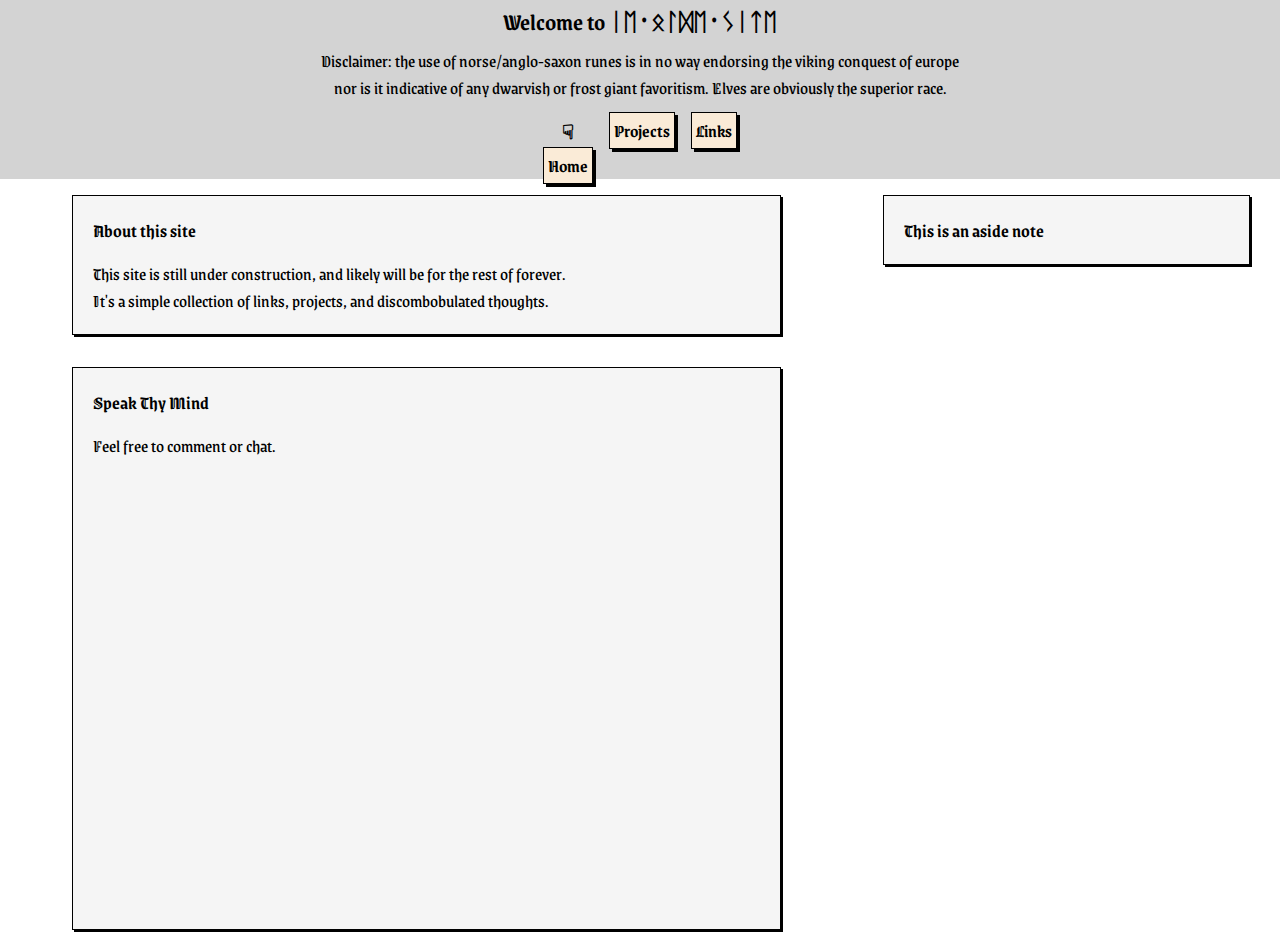
<file: index.html>
<!DOCTYPE html>
<html lang="en">
<head>
    <meta charset="UTF-8">
    <meta name="viewport" content="width=device-width, initial-scale=1.0">
    <title>&#5825;&#5846;&#5867;&#5855;&#5850;&#5854;&#5846;&#5867;&#5834;&#5825;&#5839;&#5846;</title>
    <link rel="stylesheet" href="./styles/style.css">
    <link rel="preconnect" href="https://fonts.googleapis.com">
    <link rel="preconnect" href="https://fonts.gstatic.com" crossorigin>
    <link href="https://fonts.googleapis.com/css2?family=Grenze+Gotisch:wght@100..900&display=swap" rel="stylesheet">
</head>
<body>
    <header>
        <h2>Welcome to &#5825;&#5846;&#5867;&#5855;&#5850;&#5854;&#5846;&#5867;&#5834;&#5825;&#5839;&#5846;</h2>
        <p>Disclaimer: the use of norse/anglo-saxon runes is in no way endorsing the viking conquest of europe<br>
        nor is it indicative of any dwarvish or frost giant favoritism.  Elves are obviously the superior race.</p>
        <nav>
            <ul>
                <li class="visiting"><a href="./index.html">Home</a></li>
                <li><a href="./projects.html">Projects</a></li>
                <li><a href="#">Links</a></li>
            </ul>
        </nav>
    </header>
    <div class="main-container">
        <main>
            <div class="card">
                <h3>About this site</h3>
                <p>This site is still under construction, and likely will be for the rest of forever.<br>
                It's a simple collection of links, projects, and discombobulated thoughts.</p>
            </div>
            <div class="card">
                <h3>Speak Thy Mind</h3>
                <p>Feel free to comment or chat.</p>
                <iframe src="https://www3.cbox.ws/box/?boxid=3552492&boxtag=anyYkN" width="90%" height="450" allowtransparency="yes" allow="autoplay" frameborder="0" marginheight="5%" marginwidth="5%" scrolling="auto"></iframe>	
            </div>
        </main>
        <aside>
            <div class="card">
                <h3>This is an aside note</h3>
            </div>
        </aside>
    </div>
    <footer></footer>
</body>
</html>
</file>
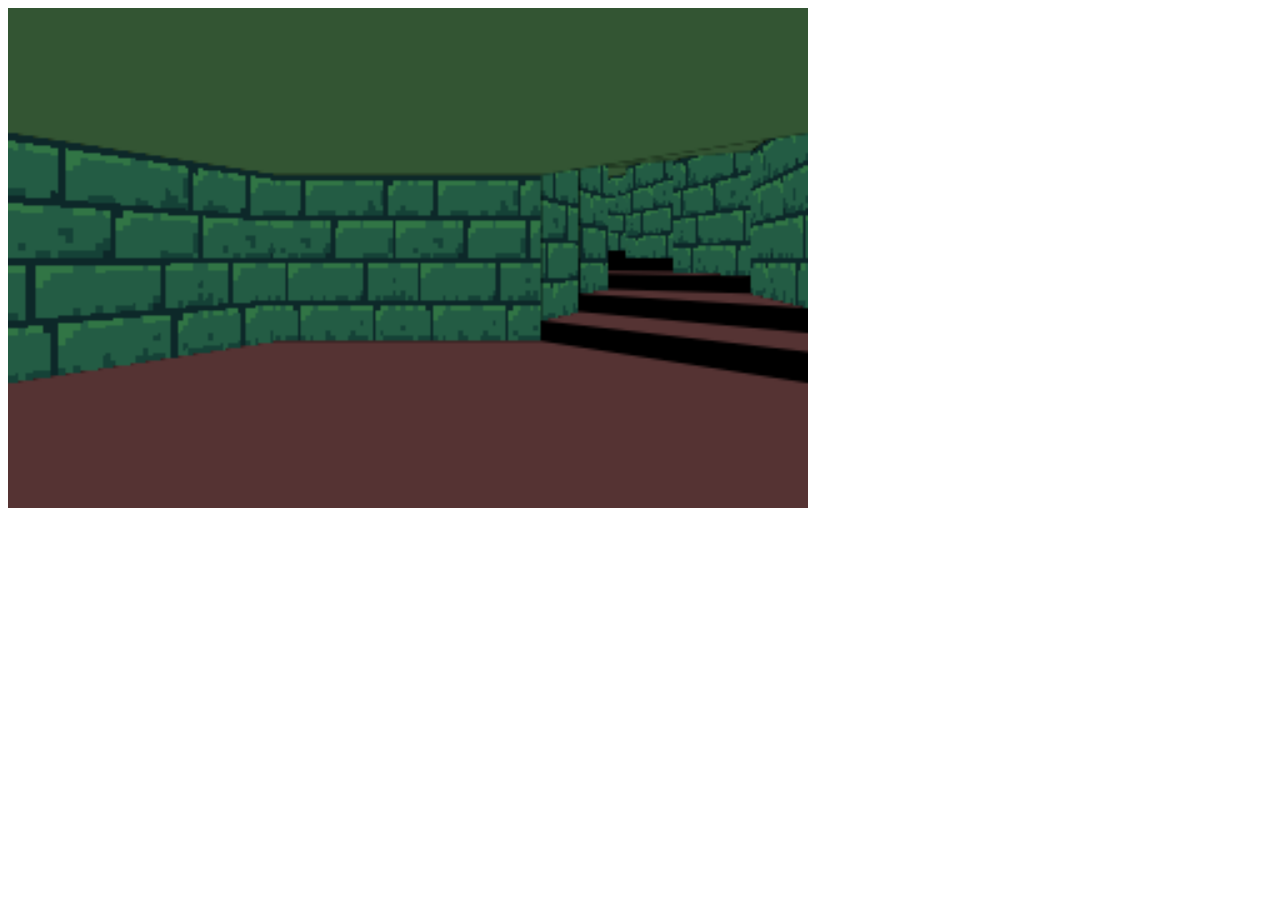
<file: projects/doomEngine/index.html>
<!DOCTYPE html>
<html lang="en">
<head>
    <meta charset="UTF-8">
    <meta name="viewport" content="width=device-width, initial-scale=1.0">
    <title>BuildEngineLike</title>
    <link rel="preconnect" href="https://fonts.googleapis.com">
    <link rel="preconnect" href="https://fonts.gstatic.com" crossorigin>
    <link href="https://fonts.googleapis.com/css2?family=Space+Mono:ital,wght@0,400;0,700;1,400;1,700&display=swap" rel="stylesheet">
    <link rel="stylesheet" href="style.css">
</head>
<body>
    <canvas id="screen"></canvas>
    <script type="module" src="./scripts/engine.js"></script>
</body>
</html>
</file>
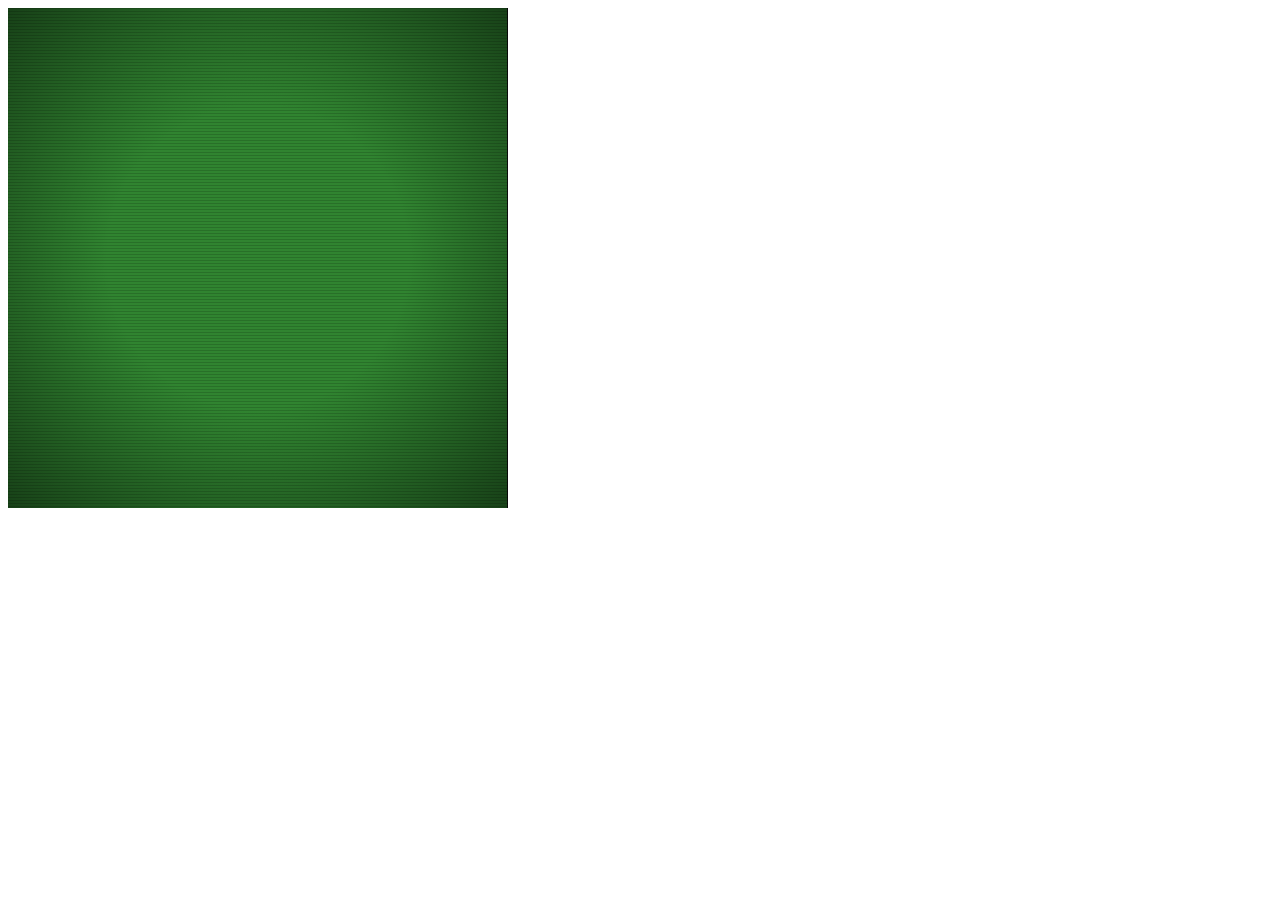
<file: fps.html>
<!DOCTYPE html>
<html lang="en">
<head>
    <meta charset="UTF-8">
    <meta name="viewport" content="width=device-width, initial-scale=1.0">
    <title>FPS</title>
</head>
<body>
    <canvas id="fps"></canvas>
    <script src="./scripts/fps.js"></script>
</body>
</html>
</file>
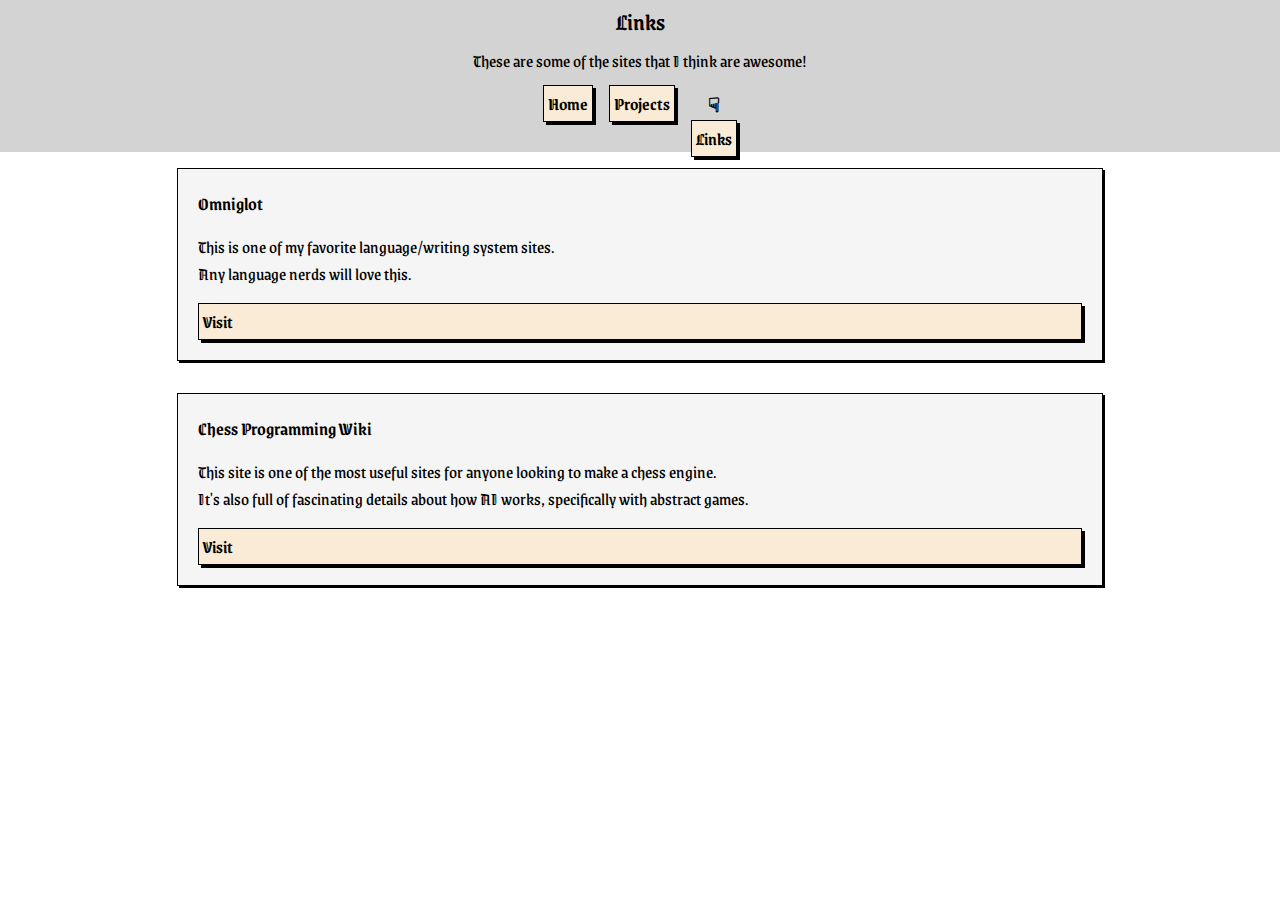
<file: links.html>
<!DOCTYPE html>
<html lang="en">
<head>
    <meta charset="UTF-8">
    <meta name="viewport" content="width=device-width, initial-scale=1.0">
    <title>&#5825;&#5846;&#5867;&#5855;&#5850;&#5854;&#5846;&#5867;&#5834;&#5825;&#5839;&#5846;</title>
    <link rel="stylesheet" href="./styles/style.css">
    <link rel="preconnect" href="https://fonts.googleapis.com">
    <link rel="preconnect" href="https://fonts.gstatic.com" crossorigin>
    <link href="https://fonts.googleapis.com/css2?family=Grenze+Gotisch:wght@100..900&display=swap" rel="stylesheet">
</head>
<body>
    <header>
        <h2>Links</h2>
        <p>These are some of the sites that I think are awesome!</p>
        <nav>
            <ul>
                <li><a href="./index.html">Home</a></li>
                <li><a href="./projects.html">Projects</a></li>
                <li class="visiting"><a href="./links.html">Links</a></li>
            </ul>
        </nav>
    </header>
    <main>
        <div class="card">
            <h3>Omniglot</h3>
            <p>This is one of my favorite language/writing system sites.<br>
            Any language nerds will love this.</p>
            <a href="https://www.omniglot.com/">Visit</a>
        </div>
        <div class="card">
            <h3>Chess Programming Wiki</h3>
            <p>This site is one of the most useful sites for anyone looking to make a chess engine.<br>
                It's also full of fascinating details about how AI works, specifically with abstract games.</p>
            <a href="https://www.chessprogramming.org/Main_Page">Visit</a>
        </div>
    </main>
    <footer></footer>
</body>
</html>
</file>
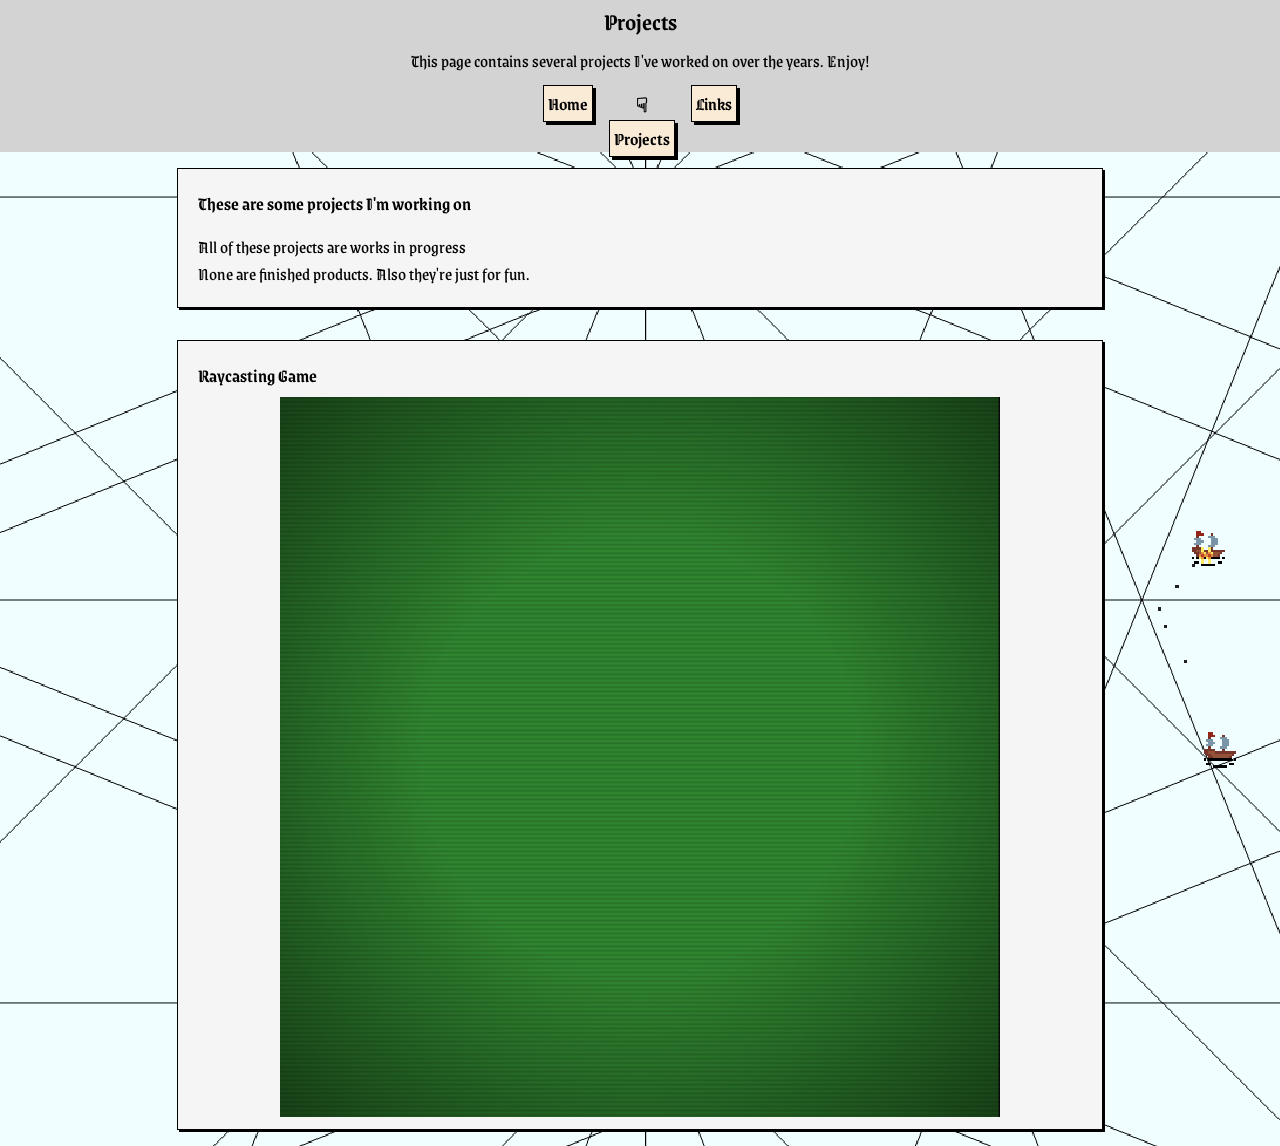
<file: projects.html>
<!DOCTYPE html>
<html lang="en">
<head>
    <meta charset="UTF-8">
    <meta name="viewport" content="width=device-width, initial-scale=1.0">
    <title>&#5825;&#5846;&#5867;&#5855;&#5850;&#5854;&#5846;&#5867;&#5834;&#5825;&#5839;&#5846;</title>
    <link rel="stylesheet" href="./styles/style.css">
    <link rel="preconnect" href="https://fonts.googleapis.com">
    <link rel="preconnect" href="https://fonts.gstatic.com" crossorigin>
    <link href="https://fonts.googleapis.com/css2?family=Grenze+Gotisch:wght@100..900&display=swap" rel="stylesheet">
</head>
<body>
    <header>
        <h2>Projects</h2>
        <p>This page contains several projects I've worked on over the years.  Enjoy!</p>
        <nav>
            <ul>
                <li><a href="./index.html">Home</a></li>
                <li class="visiting"><a href="./projects.html">Projects</a></li>
                <li><a href="./links.html">Links</a></li>
            </ul>
        </nav>
    </header>
    <div class="main-container">
        <canvas id="mapCanvas"></canvas>
        <main>
            <div class="card">
                <h3>These are some projects I'm working on</h3>
                <p>All of these projects are works in progress<br>
                None are finished products.  Also they're just for fun.</p>
            </div>
            <div class="card">
                <h3>Raycasting Game</h3>
                <canvas id="fps"></canvas>
            </div>
        </main>
    </div>
    <footer></footer>
    <script type="module" src="./scripts/mapSim.js"></script>
    <script type="module" src="./scripts/fps.js"></script>
</body>
</html>
</file>
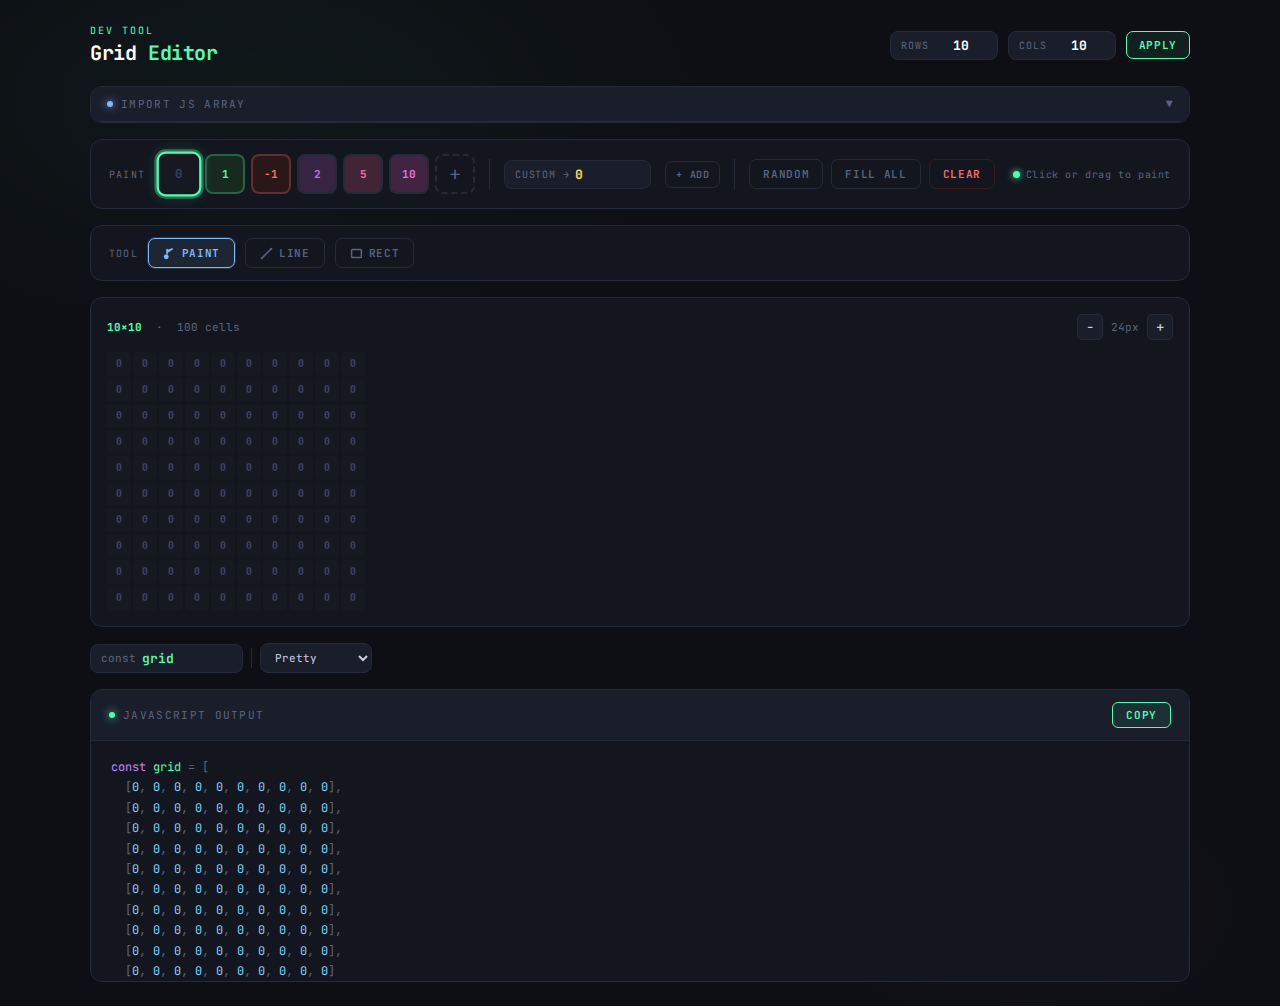
<file: tools/gridEditor.html>
<!DOCTYPE html>
<html lang="en">
<head>
<meta charset="UTF-8">
<meta name="viewport" content="width=device-width, initial-scale=1.0">
<title>Grid Editor</title>
<link href="https://fonts.googleapis.com/css2?family=JetBrains+Mono:wght@300;400;600;700&display=swap" rel="stylesheet">
<style>
  *, *::before, *::after { box-sizing: border-box; margin: 0; padding: 0; }

  :root {
    --bg: #0d0f14;
    --surface: #13161e;
    --panel: #1a1e2a;
    --border: #252a38;
    --accent: #4fffb0;
    --accent2: #ff6b6b;
    --accent3: #ffd93d;
    --accent4: #7eb8ff;
    --text: #c8d0e8;
    --muted: #5a6480;
  }

  body {
    background: var(--bg);
    color: var(--text);
    font-family: 'JetBrains Mono', monospace;
    min-height: 100vh;
    display: flex;
    flex-direction: column;
    align-items: center;
    padding: 24px 20px;
    background-image:
      radial-gradient(ellipse 60% 40% at 20% 10%, rgba(79,255,176,0.04) 0%, transparent 60%),
      radial-gradient(ellipse 40% 30% at 80% 90%, rgba(255,107,107,0.03) 0%, transparent 50%);
  }

  header {
    width: 100%;
    max-width: 1100px;
    margin-bottom: 20px;
    display: flex;
    align-items: center;
    justify-content: space-between;
    gap: 16px;
    flex-wrap: wrap;
  }

  .logo-label { font-size: 10px; letter-spacing: 0.2em; color: var(--accent); text-transform: uppercase; margin-bottom: 3px; }
  h1 { font-size: 20px; font-weight: 700; color: #fff; letter-spacing: -0.02em; }
  h1 span { color: var(--accent); }

  .header-right { display: flex; align-items: center; gap: 10px; flex-wrap: wrap; }

  .dim-group {
    display: flex; align-items: center; gap: 6px;
    background: var(--panel); border: 1px solid var(--border); border-radius: 8px; padding: 5px 10px;
  }
  .dim-group label { font-size: 10px; color: var(--muted); letter-spacing: 0.1em; }
  .dim-group input {
    background: none; border: none; outline: none;
    color: #fff; font-family: 'JetBrains Mono', monospace; font-size: 13px; font-weight: 700;
    width: 52px; text-align: center;
  }
  .dim-group input::-webkit-inner-spin-button { -webkit-appearance: none; }

  .apply-btn {
    font-family: 'JetBrains Mono', monospace; font-size: 11px; font-weight: 600;
    padding: 6px 12px; border-radius: 7px; border: 1px solid var(--accent);
    background: rgba(79,255,176,0.08); color: var(--accent); cursor: pointer;
    text-transform: uppercase; letter-spacing: 0.06em; transition: all 0.15s;
  }
  .apply-btn:hover { background: rgba(79,255,176,0.18); }

  .main { width: 100%; max-width: 1100px; display: flex; flex-direction: column; gap: 16px; }

  /* === IMPORT PANEL === */
  .import-panel {
    background: var(--surface); border: 1px solid var(--border); border-radius: 12px;
    overflow: hidden;
  }
  .import-header {
    display: flex; align-items: center; justify-content: space-between;
    padding: 10px 16px; border-bottom: 1px solid var(--border); background: var(--panel);
    cursor: pointer; user-select: none;
  }
  .import-title {
    font-size: 11px; letter-spacing: 0.12em; color: var(--muted); text-transform: uppercase;
    display: flex; align-items: center; gap: 8px;
  }
  .import-title::before { content:''; width:6px; height:6px; background:var(--accent4); border-radius:50%; box-shadow:0 0 8px var(--accent4); }
  .import-toggle { font-size: 11px; color: var(--muted); transition: transform 0.2s; }
  .import-toggle.open { transform: rotate(180deg); }

  .import-body { padding: 14px 16px; display: none; }
  .import-body.open { display: block; }

  .import-body textarea {
    width: 100%; height: 90px;
    background: var(--panel); border: 1px solid var(--border); border-radius: 8px;
    color: var(--accent3); font-family: 'JetBrains Mono', monospace; font-size: 12px;
    padding: 10px 12px; outline: none; resize: vertical;
    transition: border-color 0.15s;
  }
  .import-body textarea:focus { border-color: var(--accent4); }
  .import-body textarea::placeholder { color: var(--muted); }

  .import-actions { display: flex; align-items: center; gap: 8px; margin-top: 10px; flex-wrap: wrap; }
  .import-hint { font-size: 10px; color: var(--muted); margin-left: auto; }

  .import-status {
    font-size: 11px; padding: 4px 10px; border-radius: 5px; display: none;
  }
  .import-status.ok { display: inline-block; background: rgba(79,255,176,0.12); color: var(--accent); border: 1px solid rgba(79,255,176,0.3); }
  .import-status.err { display: inline-block; background: rgba(255,107,107,0.12); color: var(--accent2); border: 1px solid rgba(255,107,107,0.3); }

  /* === PAINT PALETTE === */
  .palette-panel {
    background: var(--surface); border: 1px solid var(--border); border-radius: 12px;
    padding: 14px 18px; display: flex; align-items: center; gap: 14px; flex-wrap: wrap;
  }

  .palette-label { font-size: 10px; color: var(--muted); letter-spacing: 0.12em; text-transform: uppercase; white-space: nowrap; }

  .palette-swatches { display: flex; gap: 6px; flex-wrap: wrap; align-items: center; }

  .swatch {
    width: 40px; height: 40px; border-radius: 8px; border: 2px solid var(--border);
    display: flex; align-items: center; justify-content: center;
    font-size: 11px; font-weight: 700; color: #fff; cursor: pointer;
    transition: all 0.12s; user-select: none;
    font-family: 'JetBrains Mono', monospace;
    overflow: hidden;
  }
  .swatch:hover { border-color: var(--text); transform: scale(1.08); }
  .swatch.active {
    border-color: var(--accent) !important;
    box-shadow: 0 0 0 2px rgba(79,255,176,0.35), 0 0 12px rgba(79,255,176,0.2);
    transform: scale(1.12);
  }

  .swatch-add {
    background: none !important; border: 2px dashed var(--border) !important;
    color: var(--muted) !important; font-size: 20px !important; font-weight: 300 !important;
  }
  .swatch-add:hover { border-color: var(--accent) !important; color: var(--accent) !important; }

  .palette-sep { width: 1px; height: 30px; background: var(--border); flex-shrink: 0; }

  .custom-val-wrap {
    display: flex; align-items: center; gap: 6px;
    background: var(--panel); border: 1px solid var(--border); border-radius: 8px; padding: 5px 10px;
  }
  .custom-val-wrap label { font-size: 10px; color: var(--muted); letter-spacing: 0.08em; white-space: nowrap; }
  #custom-val {
    background: none; border: none; outline: none;
    color: var(--accent3); font-family: 'JetBrains Mono', monospace; font-size: 13px; font-weight: 700;
    width: 65px;
  }
  #custom-val::-webkit-inner-spin-button { -webkit-appearance: none; }

  .mode-info {
    margin-left: auto; font-size: 10px; color: var(--muted); letter-spacing: 0.06em;
    display: flex; align-items: center; gap: 6px; white-space: nowrap;
  }
  .mode-dot { width: 7px; height: 7px; border-radius: 50%; background: var(--accent); box-shadow: 0 0 7px var(--accent); flex-shrink: 0; }

  /* === DRAW TOOLS === */
  .tools-panel {
    background: var(--surface); border: 1px solid var(--border); border-radius: 12px;
    padding: 12px 18px; display: flex; align-items: center; gap: 10px; flex-wrap: wrap;
  }
  .tools-label { font-size: 10px; color: var(--muted); letter-spacing: 0.12em; text-transform: uppercase; white-space: nowrap; }

  .tool-btn {
    font-family: 'JetBrains Mono', monospace; font-size: 11px; font-weight: 600;
    letter-spacing: 0.06em; padding: 7px 14px; border-radius: 7px; border: 1px solid var(--border);
    background: none; color: var(--muted); cursor: pointer; transition: all 0.15s; text-transform: uppercase;
    display: flex; align-items: center; gap: 6px;
  }
  .tool-btn svg { width: 13px; height: 13px; flex-shrink: 0; }
  .tool-btn:hover { border-color: var(--text); color: var(--text); }
  .tool-btn.active {
    border-color: var(--accent4); color: var(--accent4);
    background: rgba(126,184,255,0.1);
    box-shadow: 0 0 0 1px rgba(126,184,255,0.2);
  }

  .rect-mode-wrap { display: flex; align-items: center; gap: 6px; }
  .rect-mode-label { font-size: 10px; color: var(--muted); }
  .toggle-group { display: flex; border-radius: 6px; overflow: hidden; border: 1px solid var(--border); }
  .toggle-opt {
    font-family: 'JetBrains Mono', monospace; font-size: 10px; font-weight: 600;
    padding: 5px 10px; background: none; border: none; color: var(--muted); cursor: pointer;
    transition: all 0.15s; letter-spacing: 0.05em;
  }
  .toggle-opt + .toggle-opt { border-left: 1px solid var(--border); }
  .toggle-opt.active { background: rgba(126,184,255,0.15); color: var(--accent4); }

  /* === GRID === */
  .grid-wrap {
    background: var(--surface); border: 1px solid var(--border); border-radius: 12px;
    padding: 16px; overflow: auto; position: relative;
  }

  .grid-header { display: flex; align-items: center; justify-content: space-between; margin-bottom: 12px; flex-wrap: wrap; gap: 8px; }
  .grid-meta { font-size: 11px; color: var(--muted); }
  .grid-meta strong { color: var(--accent); }

  #grid-canvas { display: block; cursor: crosshair; }

  .zoom-controls { display: flex; gap: 6px; align-items: center; }
  .zbtn {
    background: var(--panel); border: 1px solid var(--border); color: var(--text);
    width: 26px; height: 26px; border-radius: 5px; cursor: pointer;
    font-family: 'JetBrains Mono', monospace; font-size: 14px;
    display: flex; align-items: center; justify-content: center; transition: all 0.12s;
  }
  .zbtn:hover { border-color: var(--accent); color: var(--accent); }
  .zoom-val { font-size: 11px; color: var(--muted); min-width: 32px; text-align: center; }

  /* Toolbar */
  .toolbar { display: flex; gap: 8px; align-items: center; flex-wrap: wrap; }
  .toolbar-sep { width: 1px; height: 20px; background: var(--border); }

  .btn {
    font-family: 'JetBrains Mono', monospace; font-size: 11px; font-weight: 600;
    letter-spacing: 0.06em; padding: 7px 13px; border-radius: 7px; border: 1px solid;
    cursor: pointer; transition: all 0.15s; text-transform: uppercase;
  }
  .btn-ghost { background: none; border-color: var(--border); color: var(--muted); }
  .btn-ghost:hover { border-color: var(--text); color: var(--text); }
  .btn-danger { background: none; border-color: #3a1a1a; color: var(--accent2); }
  .btn-danger:hover { background: rgba(255,107,107,0.08); border-color: var(--accent2); }

  .var-input-wrap { display: flex; align-items: center; gap: 6px; background: var(--panel); border: 1px solid var(--border); border-radius: 8px; padding: 5px 10px; }
  .var-input-wrap label { font-size: 11px; color: var(--muted); }
  #var-name { background: none; border: none; outline: none; color: var(--accent); font-family: 'JetBrains Mono', monospace; font-size: 13px; font-weight: 600; width: 90px; }

  .fmt-select {
    background: var(--panel); border: 1px solid var(--border); color: var(--text);
    font-family: 'JetBrains Mono', monospace; font-size: 11px; padding: 6px 10px;
    border-radius: 8px; cursor: pointer; outline: none;
  }

  /* Output */
  .output-panel { background: var(--surface); border: 1px solid var(--border); border-radius: 12px; overflow: hidden; }
  .output-header {
    display: flex; align-items: center; justify-content: space-between;
    padding: 12px 18px; border-bottom: 1px solid var(--border); background: var(--panel);
  }
  .output-title {
    font-size: 11px; letter-spacing: 0.12em; color: var(--muted); text-transform: uppercase;
    display: flex; align-items: center; gap: 8px;
  }
  .output-title::before { content:''; width:6px; height:6px; background:var(--accent); border-radius:50%; box-shadow:0 0 8px var(--accent); }

  #copy-btn {
    font-family: 'JetBrains Mono', monospace; font-size: 11px; font-weight: 600;
    letter-spacing: 0.06em; padding: 5px 13px; border-radius: 6px;
    border: 1px solid var(--accent); background: rgba(79,255,176,0.08); color: var(--accent);
    cursor: pointer; text-transform: uppercase; transition: all 0.15s;
  }
  #copy-btn:hover { background: rgba(79,255,176,0.18); }
  #copy-btn.copied { border-color: var(--accent3); color: var(--accent3); background: rgba(255,217,61,0.08); }

  .output-body { padding: 16px 20px; overflow-x: auto; max-height: 240px; overflow-y: auto; }
  #output-code { font-family: 'JetBrains Mono', monospace; font-size: 12px; line-height: 1.7; color: var(--text); white-space: pre; user-select: all; }

  .token-bracket { color: var(--muted); }
  .token-num { color: #7dd3fc; }
  .token-comma { color: var(--muted); }
  .token-name { color: var(--accent); }
  .token-kw { color: #c084fc; }

  #tooltip {
    position: fixed; background: #1a1e2a; border: 1px solid var(--border);
    border-radius: 6px; padding: 4px 9px; font-size: 11px; color: var(--text);
    pointer-events: none; display: none; z-index: 100; letter-spacing: 0.04em;
  }
</style>
</head>
<body>

<header>
  <div>
    <div class="logo-label">Dev Tool</div>
    <h1>Grid <span>Editor</span></h1>
  </div>
  <div class="header-right">
    <div class="dim-group">
      <label>ROWS</label>
      <input type="number" id="input-rows" value="10" min="1" max="500">
    </div>
    <div class="dim-group">
      <label>COLS</label>
      <input type="number" id="input-cols" value="10" min="1" max="500">
    </div>
    <button class="apply-btn" onclick="applySize()">Apply</button>
  </div>
</header>

<div class="main">

  <!-- Import Panel -->
  <div class="import-panel">
    <div class="import-header" onclick="toggleImport()">
      <span class="import-title">Import JS Array</span>
      <span class="import-toggle" id="import-toggle">▼</span>
    </div>
    <div class="import-body" id="import-body">
      <textarea id="import-input" placeholder="Paste a JS array here, e.g.:&#10;[[0,1,2],[3,4,5]]&#10;or: const grid = [[0,1],[2,3]];"></textarea>
      <div class="import-actions">
        <button class="btn btn-ghost" onclick="importArray()" style="border-color:var(--accent4);color:var(--accent4);background:rgba(126,184,255,0.08);">⬆ Import &amp; Load</button>
        <span class="import-status" id="import-status"></span>
        <span class="import-hint">Resizes grid to match array dimensions</span>
      </div>
    </div>
  </div>

  <!-- Paint Palette -->
  <div class="palette-panel">
    <span class="palette-label">Paint</span>
    <div class="palette-swatches" id="swatches"></div>
    <div class="palette-sep"></div>
    <div class="custom-val-wrap">
      <label>CUSTOM →</label>
      <input id="custom-val" type="number" value="0" step="any">
    </div>
    <button class="btn btn-ghost" onclick="addCustomToPalette()" style="padding:6px 10px;font-size:10px;">+ Add</button>
    <div class="palette-sep"></div>
    <div class="toolbar">
      <button class="btn btn-ghost" onclick="fillRandom()">Random</button>
      <button class="btn btn-ghost" onclick="fillAll()">Fill All</button>
      <button class="btn btn-danger" onclick="clearAll()">Clear</button>
    </div>
    <div class="mode-info">
      <span class="mode-dot"></span>
      <span id="mode-label">Click or drag to paint</span>
    </div>
  </div>

  <!-- Draw Tools -->
  <div class="tools-panel">
    <span class="tools-label">Tool</span>
    <button class="tool-btn active" id="tool-paint" onclick="setTool('paint')">
      <svg viewBox="0 0 16 16" fill="currentColor"><circle cx="4" cy="12" r="3"/><path d="M4 9V3a1 1 0 0 1 2 0v.5l5-2a1 1 0 0 1 1 1.7L6 7v2z"/></svg>
      Paint
    </button>
    <button class="tool-btn" id="tool-line" onclick="setTool('line')">
      <svg viewBox="0 0 16 16" fill="none" stroke="currentColor" stroke-width="1.8"><line x1="2" y1="14" x2="14" y2="2"/><circle cx="2" cy="14" r="1.2" fill="currentColor" stroke="none"/><circle cx="14" cy="2" r="1.2" fill="currentColor" stroke="none"/></svg>
      Line
    </button>
    <button class="tool-btn" id="tool-rect" onclick="setTool('rect')">
      <svg viewBox="0 0 16 16" fill="none" stroke="currentColor" stroke-width="1.8"><rect x="2" y="3" width="12" height="10" rx="1"/></svg>
      Rect
    </button>
    <div class="palette-sep" id="rect-sep" style="display:none;"></div>
    <div class="rect-mode-wrap" id="rect-mode-wrap" style="display:none;">
      <span class="rect-mode-label">Fill:</span>
      <div class="toggle-group">
        <button class="toggle-opt active" id="rect-outline-btn" onclick="setRectMode('outline')">Outline</button>
        <button class="toggle-opt" id="rect-fill-btn" onclick="setRectMode('fill')">Fill</button>
      </div>
    </div>
  </div>

  <!-- Grid Canvas -->
  <div class="grid-wrap">
    <div class="grid-header">
      <span class="grid-meta"><strong id="dim-label">10×10</strong> &nbsp;·&nbsp; <span id="cell-count">100</span> cells</span>
      <div class="zoom-controls">
        <button class="zbtn" onclick="setZoom(cellSize - 4)">−</button>
        <span class="zoom-val" id="zoom-val">24px</span>
        <button class="zbtn" onclick="setZoom(cellSize + 4)">+</button>
      </div>
    </div>
    <canvas id="grid-canvas"></canvas>
  </div>

  <!-- Output Toolbar -->
  <div class="toolbar">
    <div class="var-input-wrap">
      <label>const</label>
      <input id="var-name" type="text" value="grid" spellcheck="false" oninput="renderOutput()">
    </div>
    <div class="toolbar-sep"></div>
    <select class="fmt-select" id="fmt-select" onchange="renderOutput()">
      <option value="pretty" selected>Pretty</option>
      <option value="inline">Inline</option>
      <option value="typed">Typed (TS)</option>
    </select>
  </div>

  <!-- Output -->
  <div class="output-panel">
    <div class="output-header">
      <span class="output-title">JavaScript Output</span>
      <button id="copy-btn" onclick="copyOutput()">Copy</button>
    </div>
    <div class="output-body"><div id="output-code"></div></div>
  </div>

</div>

<div id="tooltip"></div>

<script>
  // ── State ──────────────────────────────────────────────────────────────────
  let rows = 10, cols = 10;
  let data = [];
  let cellSize = 24;
  let painting = false;
  let selectedValue = 0;
  let palette = [0, 1, -1, 2, 5, 10];

  // Tool state
  let currentTool = 'paint'; // 'paint' | 'line' | 'rect'
  let rectMode = 'outline';  // 'outline' | 'fill'
  let dragStart = null;      // { r, c } for line/rect preview
  let previewData = null;    // data snapshot before preview

  // ── Colors ─────────────────────────────────────────────────────────────────
  function cellBg(val) {
    if (val === 0) return '#161922';
    if (val === 1) return '#182a20';
    if (val === -1) return '#2a1818';
    const h = Math.abs(Math.round(val * 137.508)) % 360;
    return `hsl(${h},30%,20%)`;
  }
  function cellFg(val) {
    if (val === 0) return '#3a4260';
    if (val === 1) return '#4fffb0';
    if (val === -1) return '#ff6b6b';
    const h = Math.abs(Math.round(val * 137.508)) % 360;
    return `hsl(${h},75%,68%)`;
  }

  // ── Data ───────────────────────────────────────────────────────────────────
  function initData(newRows, newCols, newData) {
    const nd = [];
    for (let r = 0; r < newRows; r++) {
      nd[r] = [];
      for (let c = 0; c < newCols; c++) {
        if (newData) {
          nd[r][c] = (newData[r] && newData[r][c] !== undefined) ? newData[r][c] : 0;
        } else {
          nd[r][c] = (data[r] && data[r][c] !== undefined) ? data[r][c] : 0;
        }
      }
    }
    rows = newRows; cols = newCols; data = nd;
  }

  // ── Canvas ─────────────────────────────────────────────────────────────────
  const canvas = document.getElementById('grid-canvas');
  const ctx = canvas.getContext('2d');
  const GAP = 2;

  function setZoom(sz) {
    cellSize = Math.max(4, Math.min(80, sz));
    document.getElementById('zoom-val').textContent = cellSize + 'px';
    resizeCanvas();
    drawGrid();
  }

  function resizeCanvas() {
    canvas.width = cols * (cellSize + GAP) - GAP;
    canvas.height = rows * (cellSize + GAP) - GAP;
  }

  function rrect(x, y, w, h, r) {
    ctx.beginPath();
    ctx.moveTo(x + r, y);
    ctx.lineTo(x + w - r, y); ctx.quadraticCurveTo(x + w, y, x + w, y + r);
    ctx.lineTo(x + w, y + h - r); ctx.quadraticCurveTo(x + w, y + h, x + w - r, y + h);
    ctx.lineTo(x + r, y + h); ctx.quadraticCurveTo(x, y + h, x, y + h - r);
    ctx.lineTo(x, y + r); ctx.quadraticCurveTo(x, y, x + r, y);
    ctx.closePath();
  }

  function drawGrid() {
    ctx.clearRect(0, 0, canvas.width, canvas.height);
    const fs = Math.max(6, Math.min(cellSize * 0.44, 13));
    const rad = Math.max(2, cellSize * 0.12);
    ctx.font = `700 ${fs}px JetBrains Mono, monospace`;
    ctx.textAlign = 'center';
    ctx.textBaseline = 'middle';

    for (let r = 0; r < rows; r++) {
      for (let c = 0; c < cols; c++) {
        const x = c * (cellSize + GAP);
        const y = r * (cellSize + GAP);
        const val = data[r][c];

        ctx.fillStyle = cellBg(val);
        rrect(x, y, cellSize, cellSize, rad);
        ctx.fill();

        if (cellSize >= 10) {
          ctx.fillStyle = cellFg(val);
          ctx.save();
          ctx.beginPath();
          ctx.rect(x + 1, y + 1, cellSize - 2, cellSize - 2);
          ctx.clip();
          ctx.fillText(String(val), x + cellSize / 2, y + cellSize / 2);
          ctx.restore();
        }
      }
    }
  }

  function drawCell(r, c) {
    const x = c * (cellSize + GAP);
    const y = r * (cellSize + GAP);
    const val = data[r][c];
    const fs = Math.max(6, Math.min(cellSize * 0.44, 13));
    const rad = Math.max(2, cellSize * 0.12);

    ctx.font = `700 ${fs}px JetBrains Mono, monospace`;
    ctx.textAlign = 'center';
    ctx.textBaseline = 'middle';

    ctx.fillStyle = cellBg(val);
    rrect(x, y, cellSize, cellSize, rad);
    ctx.fill();

    if (cellSize >= 10) {
      ctx.fillStyle = cellFg(val);
      ctx.save();
      ctx.beginPath();
      ctx.rect(x + 1, y + 1, cellSize - 2, cellSize - 2);
      ctx.clip();
      ctx.fillText(String(val), x + cellSize / 2, y + cellSize / 2);
      ctx.restore();
    }
  }

  // ── Shape Helpers ──────────────────────────────────────────────────────────
  // Bresenham's line
  function lineCells(r0, c0, r1, c1) {
    const cells = [];
    let dr = Math.abs(r1 - r0), dc = Math.abs(c1 - c0);
    let sr = r0 < r1 ? 1 : -1, sc = c0 < c1 ? 1 : -1;
    let err = dr - dc;
    let r = r0, c = c0;
    while (true) {
      cells.push([r, c]);
      if (r === r1 && c === c1) break;
      let e2 = 2 * err;
      if (e2 > -dc) { err -= dc; r += sr; }
      if (e2 < dr) { err += dr; c += sc; }
    }
    return cells;
  }

  function rectCells(r0, c0, r1, c1, filled) {
    const minR = Math.min(r0, r1), maxR = Math.max(r0, r1);
    const minC = Math.min(c0, c1), maxC = Math.max(c0, c1);
    const cells = [];
    for (let r = minR; r <= maxR; r++) {
      for (let c = minC; c <= maxC; c++) {
        if (filled || r === minR || r === maxR || c === minC || c === maxC) {
          cells.push([r, c]);
        }
      }
    }
    return cells;
  }

  function applyShape(cells) {
    cells.forEach(([r, c]) => {
      if (r >= 0 && r < rows && c >= 0 && c < cols) {
        data[r][c] = selectedValue;
      }
    });
  }

  // ── Mouse/Touch ────────────────────────────────────────────────────────────
  function getCell(clientX, clientY) {
    const rect = canvas.getBoundingClientRect();
    const sx = canvas.width / rect.width;
    const sy = canvas.height / rect.height;
    const px = (clientX - rect.left) * sx;
    const py = (clientY - rect.top) * sy;
    const c = Math.floor(px / (cellSize + GAP));
    const r = Math.floor(py / (cellSize + GAP));
    return (r >= 0 && r < rows && c >= 0 && c < cols) ? { r, c } : null;
  }

  function paint(clientX, clientY) {
    const cell = getCell(clientX, clientY);
    if (!cell) return;
    if (data[cell.r][cell.c] === selectedValue) return;
    data[cell.r][cell.c] = selectedValue;
    drawCell(cell.r, cell.c);
    renderOutput();
  }

  function onMouseDown(clientX, clientY) {
    const cell = getCell(clientX, clientY);
    if (!cell) return;
    painting = true;

    if (currentTool === 'paint') {
      paint(clientX, clientY);
    } else {
      // Save snapshot for preview
      dragStart = cell;
      previewData = data.map(r => r.slice());
    }
  }

  function onMouseMove(clientX, clientY) {
    const cell = getCell(clientX, clientY);
    const tip = document.getElementById('tooltip');

    if (cell) {
      tip.style.display = 'block';
      tip.style.left = (clientX + 14) + 'px';
      tip.style.top = (clientY - 10) + 'px';
      tip.textContent = `[${cell.r},${cell.c}] = ${data[cell.r][cell.c]}`;
    } else {
      tip.style.display = 'none';
    }

    if (!painting) return;

    if (currentTool === 'paint') {
      paint(clientX, clientY);
    } else if (dragStart && cell) {
      // Preview shape
      const snapshot = previewData;
      // Restore snapshot
      data = snapshot.map(r => r.slice());

      let cells;
      if (currentTool === 'line') {
        cells = lineCells(dragStart.r, dragStart.c, cell.r, cell.c);
      } else {
        cells = rectCells(dragStart.r, dragStart.c, cell.r, cell.c, rectMode === 'fill');
      }
      applyShape(cells);
      drawGrid();

      // Update tooltip
      if (cell) tip.textContent = `[${cell.r},${cell.c}] → [${cell.r},${cell.c}]`;
    }
  }

  function onMouseUp(clientX, clientY) {
    if (!painting) return;
    painting = false;

    if ((currentTool === 'line' || currentTool === 'rect') && dragStart) {
      const cell = getCell(clientX, clientY);
      if (cell) {
        data = previewData.map(r => r.slice());
        let cells;
        if (currentTool === 'line') {
          cells = lineCells(dragStart.r, dragStart.c, cell.r, cell.c);
        } else {
          cells = rectCells(dragStart.r, dragStart.c, cell.r, cell.c, rectMode === 'fill');
        }
        applyShape(cells);
        drawGrid();
        renderOutput();
      }
      dragStart = null;
      previewData = null;
    }
  }

  canvas.addEventListener('mousedown', e => onMouseDown(e.clientX, e.clientY));
  canvas.addEventListener('mousemove', e => onMouseMove(e.clientX, e.clientY));
  canvas.addEventListener('mouseup', e => onMouseUp(e.clientX, e.clientY));
  canvas.addEventListener('mouseleave', () => {
    painting = false;
    dragStart = null;
    previewData = null;
    document.getElementById('tooltip').style.display = 'none';
  });

  canvas.addEventListener('touchstart', e => { e.preventDefault(); onMouseDown(e.touches[0].clientX, e.touches[0].clientY); }, { passive: false });
  canvas.addEventListener('touchmove', e => { e.preventDefault(); onMouseMove(e.touches[0].clientX, e.touches[0].clientY); }, { passive: false });
  canvas.addEventListener('touchend', e => { onMouseUp(e.changedTouches[0].clientX, e.changedTouches[0].clientY); }, { passive: false });

  // ── Tool Selection ─────────────────────────────────────────────────────────
  function setTool(tool) {
    currentTool = tool;
    ['paint', 'line', 'rect'].forEach(t => {
      document.getElementById('tool-' + t).classList.toggle('active', t === tool);
    });
    const showRectOpts = tool === 'rect';
    document.getElementById('rect-sep').style.display = showRectOpts ? '' : 'none';
    document.getElementById('rect-mode-wrap').style.display = showRectOpts ? '' : 'none';

    const labels = { paint: 'Click or drag to paint', line: 'Click and drag to draw a line', rect: 'Click and drag to draw a rectangle' };
    document.getElementById('mode-label').textContent = labels[tool];

    // Update cursor
    canvas.style.cursor = tool === 'paint' ? 'crosshair' : 'cell';
  }

  function setRectMode(mode) {
    rectMode = mode;
    document.getElementById('rect-outline-btn').classList.toggle('active', mode === 'outline');
    document.getElementById('rect-fill-btn').classList.toggle('active', mode === 'fill');
  }

  // ── Palette ────────────────────────────────────────────────────────────────
  function buildPalette() {
    const container = document.getElementById('swatches');
    container.innerHTML = '';
    palette.forEach((val, i) => {
      const sw = document.createElement('div');
      sw.className = 'swatch' + (val === selectedValue ? ' active' : '');
      sw.style.background = cellBg(val);
      sw.style.color = cellFg(val);
      sw.style.borderColor = val === selectedValue ? 'var(--accent)' : (cellFg(val) + '44');
      sw.textContent = val;
      sw.title = `Paint ${val}  (right-click to remove)`;
      sw.addEventListener('click', () => selectValue(val));
      sw.addEventListener('contextmenu', e => {
        e.preventDefault();
        if (palette.length <= 1) return;
        palette.splice(i, 1);
        if (selectedValue === val) selectValue(palette[0]);
        else buildPalette();
      });
      container.appendChild(sw);
    });

    const add = document.createElement('div');
    add.className = 'swatch swatch-add';
    add.textContent = '+';
    add.title = 'Add custom value to palette';
    add.addEventListener('click', addCustomToPalette);
    container.appendChild(add);
  }

  function selectValue(val) {
    selectedValue = val;
    document.getElementById('custom-val').value = val;
    const labels = { paint: `Painting ${val} — click or drag`, line: `Drawing ${val} lines — drag`, rect: `Drawing ${val} rects — drag` };
    document.getElementById('mode-label').textContent = labels[currentTool] || `Painting ${val}`;
    buildPalette();
  }

  function addCustomToPalette() {
    const v = parseFloat(document.getElementById('custom-val').value);
    if (isNaN(v)) return;
    if (!palette.includes(v)) palette.push(v);
    selectValue(v);
  }

  document.getElementById('custom-val').addEventListener('input', function() {
    const v = parseFloat(this.value);
    if (!isNaN(v)) {
      selectedValue = v;
      document.getElementById('mode-label').textContent = `Painting ${v} — click or drag`;
      buildPalette();
    }
  });

  // ── Import ─────────────────────────────────────────────────────────────────
  function toggleImport() {
    const body = document.getElementById('import-body');
    const tog = document.getElementById('import-toggle');
    const open = body.classList.toggle('open');
    tog.classList.toggle('open', open);
  }

  function importArray() {
    const raw = document.getElementById('import-input').value.trim();
    const status = document.getElementById('import-status');

    let parsed = null;
    try {
      // Strip variable declaration: const x = ...; or let x = ...; or just the array
      let expr = raw
        .replace(/^\s*(const|let|var)\s+\w+\s*(?::\s*\w+(?:\[\])*\s*)?\s*=\s*/, '')
        .replace(/;?\s*$/, '')
        .trim();

      // Use Function to safely evaluate the array literal
      // We restrict to allow only array/number syntax
      parsed = Function('"use strict"; return (' + expr + ')')();
    } catch (e) {
      status.textContent = 'Parse error: ' + e.message;
      status.className = 'import-status err';
      return;
    }

    // Validate it's a 2D array of numbers
    if (!Array.isArray(parsed)) {
      status.textContent = 'Error: not an array';
      status.className = 'import-status err';
      return;
    }
    if (parsed.length === 0) {
      status.textContent = 'Error: array is empty';
      status.className = 'import-status err';
      return;
    }

    // Handle 1D arrays — wrap as single row
    if (!Array.isArray(parsed[0])) {
      parsed = [parsed];
    }

    const newRows = parsed.length;
    const newCols = Math.max(...parsed.map(r => (Array.isArray(r) ? r.length : 0)));

    if (newCols === 0) {
      status.textContent = 'Error: rows are empty';
      status.className = 'import-status err';
      return;
    }

    // Normalize and validate values
    const newData = parsed.map(row =>
      Array.from({ length: newCols }, (_, i) => {
        const v = Array.isArray(row) ? row[i] : undefined;
        return (v !== undefined && typeof v === 'number' && isFinite(v)) ? v : 0;
      })
    );

    // Collect unique values and add to palette
    const seen = new Set(palette);
    newData.forEach(row => row.forEach(v => {
      if (!seen.has(v)) { palette.push(v); seen.add(v); }
    }));

    initData(newRows, newCols, newData);
    updateMeta();
    document.getElementById('input-rows').value = newRows;
    document.getElementById('input-cols').value = newCols;
    resizeCanvas();
    drawGrid();
    renderOutput();
    buildPalette();

    status.textContent = `✓ Loaded ${newRows}×${newCols} grid`;
    status.className = 'import-status ok';
  }

  // ── Controls ───────────────────────────────────────────────────────────────
  function applySize() {
    const r = Math.max(1, Math.min(500, parseInt(document.getElementById('input-rows').value) || 10));
    const c = Math.max(1, Math.min(500, parseInt(document.getElementById('input-cols').value) || 10));
    initData(r, c);
    updateMeta();
    resizeCanvas();
    drawGrid();
    renderOutput();
  }

  function updateMeta() {
    document.getElementById('dim-label').textContent = `${rows}×${cols}`;
    document.getElementById('cell-count').textContent = (rows * cols).toLocaleString();
  }

  function fillRandom() {
    for (let r = 0; r < rows; r++)
      for (let c = 0; c < cols; c++)
        data[r][c] = Math.floor(Math.random() * 10);
    drawGrid(); renderOutput();
  }

  function fillAll() {
    for (let r = 0; r < rows; r++)
      for (let c = 0; c < cols; c++)
        data[r][c] = selectedValue;
    drawGrid(); renderOutput();
  }

  function clearAll() {
    for (let r = 0; r < rows; r++)
      for (let c = 0; c < cols; c++)
        data[r][c] = 0;
    drawGrid(); renderOutput();
  }

  // ── Output ─────────────────────────────────────────────────────────────────
  let outputTimer = null;
  function renderOutput() {
    clearTimeout(outputTimer);
    outputTimer = setTimeout(_renderOutput, 120);
  }

  function _renderOutput() {
    const fmt = document.getElementById('fmt-select').value;
    const name = document.getElementById('var-name').value || 'grid';
    const big = rows * cols > 4000;

    let code = '';
    if (fmt === 'inline' || big) {
      const inner = data.map(row => `<span class="token-bracket">[</span>${row.map(n=>`<span class="token-num">${n}</span>`).join('<span class="token-comma">,</span>')}<span class="token-bracket">]</span>`).join('<span class="token-comma">,</span>');
      code = `<span class="token-kw">const</span> <span class="token-name">${name}</span> <span class="token-bracket">= [</span>${inner}<span class="token-bracket">];</span>`;
    } else if (fmt === 'pretty') {
      const lines = [`<span class="token-kw">const</span> <span class="token-name">${name}</span> <span class="token-bracket">= [</span>`];
      data.forEach((row, ri) => {
        const comma = ri < rows - 1 ? '<span class="token-comma">,</span>' : '';
        lines.push(`  <span class="token-bracket">[</span>${row.map(n=>`<span class="token-num">${n}</span>`).join('<span class="token-comma">, </span>')}<span class="token-bracket">]</span>${comma}`);
      });
      lines.push(`<span class="token-bracket">];</span>`);
      code = lines.join('\n');
    } else {
      const lines = [`<span class="token-kw">const</span> <span class="token-name">${name}</span><span class="token-bracket">: number[][] = [</span>`];
      data.forEach((row, ri) => {
        const comma = ri < rows - 1 ? '<span class="token-comma">,</span>' : '';
        lines.push(`  <span class="token-bracket">[</span>${row.map(n=>`<span class="token-num">${n}</span>`).join('<span class="token-comma">, </span>')}<span class="token-bracket">]</span>${comma}`);
      });
      lines.push(`<span class="token-bracket">];</span>`);
      code = lines.join('\n');
    }
    document.getElementById('output-code').innerHTML = code;
  }

  function copyOutput() {
    const name = document.getElementById('var-name').value || 'grid';
    const fmt = document.getElementById('fmt-select').value;
    let text = '';
    if (fmt === 'inline') {
      text = `const ${name} = [${data.map(r=>`[${r.join(',')}]`).join(',')}];`;
    } else if (fmt === 'pretty') {
      text = `const ${name} = [\n${data.map(row=>`  [${row.join(', ')}]`).join(',\n')}\n];`;
    } else {
      text = `const ${name}: number[][] = [\n${data.map(row=>`  [${row.join(', ')}]`).join(',\n')}\n];`;
    }
    navigator.clipboard.writeText(text).then(() => {
      const btn = document.getElementById('copy-btn');
      btn.textContent = 'Copied!'; btn.classList.add('copied');
      setTimeout(() => { btn.textContent = 'Copy'; btn.classList.remove('copied'); }, 1800);
    });
  }

  // ── Keyboard shortcuts ─────────────────────────────────────────────────────
  document.addEventListener('keydown', e => {
    if (e.target.tagName === 'INPUT' || e.target.tagName === 'TEXTAREA' || e.target.tagName === 'SELECT') return;
    if (e.key === 'p' || e.key === 'P') setTool('paint');
    if (e.key === 'l' || e.key === 'L') setTool('line');
    if (e.key === 'r' || e.key === 'R') setTool('rect');
    if (e.key === 'f' && currentTool === 'rect') setRectMode(rectMode === 'fill' ? 'outline' : 'fill');
  });

  document.getElementById('input-rows').addEventListener('keydown', e => { if (e.key === 'Enter') applySize(); });
  document.getElementById('input-cols').addEventListener('keydown', e => { if (e.key === 'Enter') applySize(); });

  // ── Init ───────────────────────────────────────────────────────────────────
  initData(10, 10);
  updateMeta();
  resizeCanvas();
  buildPalette();
  drawGrid();
  renderOutput();
</script>
</body>
</html>
</file>
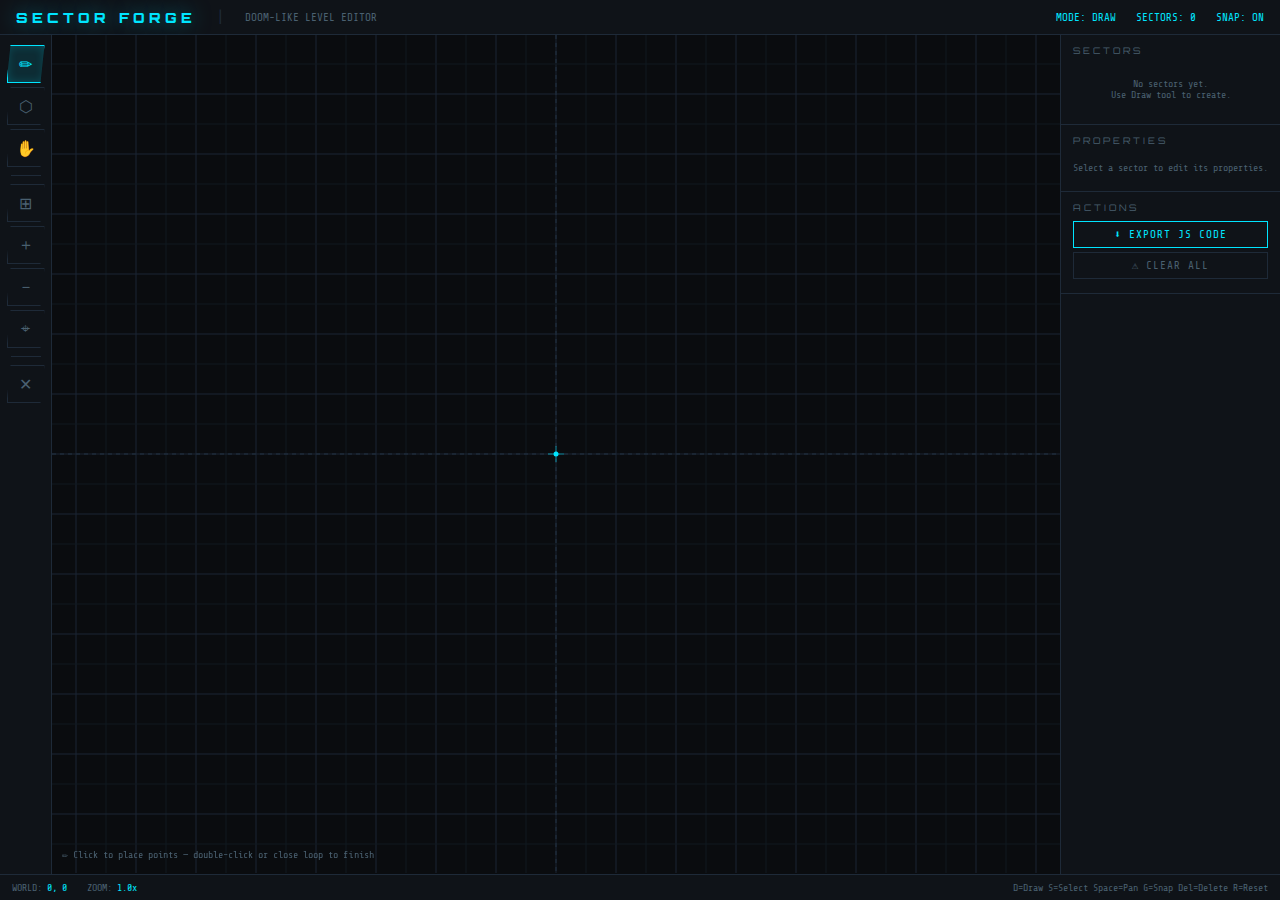
<file: projects/doomEngine/tools/sectorForge.html>
<!DOCTYPE html>
<html lang="en">
<head>
<meta charset="UTF-8">
<meta name="viewport" content="width=device-width, initial-scale=1.0">
<title>SECTOR FORGE — Level Editor</title>
<style>
  @import url('https://fonts.googleapis.com/css2?family=Share+Tech+Mono&family=Orbitron:wght@400;700;900&display=swap');

  :root {
    --bg: #0a0c0f;
    --panel: #0f1318;
    --border: #1e2a38;
    --accent: #00e5ff;
    --accent2: #ff4444;
    --accent3: #aaff44;
    --text: #c8d8e8;
    --dim: #4a6070;
    --grid: #141c26;
    --grid-major: #1a2535;
    --sector-fill: rgba(0, 229, 255, 0.06);
    --sector-stroke: #00e5ff;
    --selected-fill: rgba(170, 255, 68, 0.10);
    --selected-stroke: #aaff44;
    --portal-color: #ff9922;
    --point-color: #00e5ff;
  }

  * { margin: 0; padding: 0; box-sizing: border-box; }

  body {
    background: var(--bg);
    color: var(--text);
    font-family: 'Share Tech Mono', monospace;
    height: 100vh;
    display: flex;
    flex-direction: column;
    overflow: hidden;
    user-select: none;
  }

  header {
    display: flex;
    align-items: center;
    gap: 20px;
    padding: 8px 16px;
    border-bottom: 1px solid var(--border);
    background: var(--panel);
    flex-shrink: 0;
  }

  header h1 {
    font-family: 'Orbitron', monospace;
    font-weight: 900;
    font-size: 14px;
    letter-spacing: 4px;
    color: var(--accent);
    text-shadow: 0 0 20px rgba(0,229,255,0.5);
  }

  .header-sep { color: var(--border); }

  .status-bar {
    margin-left: auto;
    font-size: 11px;
    color: var(--dim);
    display: flex;
    gap: 20px;
  }
  .status-bar span { color: var(--accent); }

  .workspace {
    display: flex;
    flex: 1;
    overflow: hidden;
  }

  /* LEFT TOOLBAR */
  .toolbar {
    width: 52px;
    background: var(--panel);
    border-right: 1px solid var(--border);
    display: flex;
    flex-direction: column;
    align-items: center;
    padding: 10px 0;
    gap: 4px;
    flex-shrink: 0;
  }

  .tool-btn {
    width: 38px;
    height: 38px;
    background: none;
    border: 1px solid var(--border);
    color: var(--dim);
    cursor: pointer;
    display: flex;
    align-items: center;
    justify-content: center;
    font-size: 16px;
    transition: all 0.15s;
    clip-path: polygon(4px 0%, 100% 0%, calc(100% - 4px) 100%, 0% 100%);
  }
  .tool-btn:hover { border-color: var(--accent); color: var(--accent); background: rgba(0,229,255,0.05); }
  .tool-btn.active { border-color: var(--accent); color: var(--accent); background: rgba(0,229,255,0.12); box-shadow: 0 0 10px rgba(0,229,255,0.2) inset; }
  .tool-btn.danger { color: var(--dim); }
  .tool-btn.danger:hover { border-color: var(--accent2); color: var(--accent2); background: rgba(255,68,68,0.07); }

  .tool-sep { width: 30px; height: 1px; background: var(--border); margin: 4px 0; }

  /* CANVAS AREA */
  .canvas-wrap {
    flex: 1;
    position: relative;
    overflow: hidden;
    background: var(--bg);
  }

  canvas#editor {
    display: block;
    cursor: crosshair;
  }

  .canvas-overlay {
    position: absolute;
    bottom: 10px;
    left: 10px;
    font-size: 10px;
    color: var(--dim);
    pointer-events: none;
    line-height: 1.8;
  }

  /* RIGHT PANEL */
  .side-panel {
    width: 220px;
    background: var(--panel);
    border-left: 1px solid var(--border);
    display: flex;
    flex-direction: column;
    flex-shrink: 0;
    overflow: hidden;
  }

  .panel-section {
    border-bottom: 1px solid var(--border);
    padding: 10px 12px;
  }

  .panel-title {
    font-family: 'Orbitron', monospace;
    font-size: 9px;
    letter-spacing: 3px;
    color: var(--dim);
    margin-bottom: 8px;
    text-transform: uppercase;
  }

  .sector-list {
    flex: 1;
    overflow-y: auto;
    padding: 6px;
  }

  .sector-list::-webkit-scrollbar { width: 4px; }
  .sector-list::-webkit-scrollbar-track { background: var(--bg); }
  .sector-list::-webkit-scrollbar-thumb { background: var(--border); }

  .sector-item {
    padding: 6px 8px;
    border: 1px solid var(--border);
    margin-bottom: 4px;
    cursor: pointer;
    font-size: 11px;
    transition: all 0.15s;
    display: flex;
    align-items: center;
    gap: 6px;
  }
  .sector-item:hover { border-color: var(--accent); color: var(--accent); }
  .sector-item.selected { border-color: var(--selected-stroke); color: var(--selected-stroke); background: rgba(170,255,68,0.06); }

  .sector-dot { width: 8px; height: 8px; border-radius: 50%; flex-shrink: 0; }

  .field-row {
    display: flex;
    align-items: center;
    gap: 8px;
    margin-bottom: 6px;
    font-size: 11px;
  }
  .field-row label { color: var(--dim); width: 80px; flex-shrink: 0; font-size: 10px; }

  .field-row input[type="number"] {
    flex: 1;
    background: var(--bg);
    border: 1px solid var(--border);
    color: var(--text);
    font-family: 'Share Tech Mono', monospace;
    font-size: 11px;
    padding: 3px 6px;
    outline: none;
    width: 100%;
  }
  .field-row input[type="number"]:focus { border-color: var(--accent); }

  .field-row input[type="color"] {
    flex: 1;
    background: var(--bg);
    border: 1px solid var(--border);
    height: 22px;
    cursor: pointer;
    padding: 1px;
  }

  .field-row input[type="text"] {
    flex: 1;
    background: var(--bg);
    border: 1px solid var(--border);
    color: var(--text);
    font-family: 'Share Tech Mono', monospace;
    font-size: 11px;
    padding: 3px 6px;
    outline: none;
    width: 100%;
  }
  .field-row input[type="text"]:focus { border-color: var(--accent); }

  .btn {
    width: 100%;
    padding: 6px;
    font-family: 'Share Tech Mono', monospace;
    font-size: 11px;
    cursor: pointer;
    border: 1px solid var(--border);
    background: none;
    color: var(--dim);
    letter-spacing: 1px;
    transition: all 0.15s;
    margin-bottom: 4px;
  }
  .btn:hover { border-color: var(--accent); color: var(--accent); background: rgba(0,229,255,0.05); }
  .btn.accent { border-color: var(--accent); color: var(--accent); }
  .btn.accent:hover { background: rgba(0,229,255,0.12); }
  .btn.danger:hover { border-color: var(--accent2); color: var(--accent2); background: rgba(255,68,68,0.07); }
  .btn.success { border-color: var(--accent3); color: var(--accent3); }
  .btn.success:hover { background: rgba(170,255,68,0.1); }

  .no-selection {
    color: var(--dim);
    font-size: 10px;
    padding: 8px 0;
    text-align: center;
  }

  /* BOTTOM BAR */
  .bottom-bar {
    height: 26px;
    background: var(--panel);
    border-top: 1px solid var(--border);
    display: flex;
    align-items: center;
    padding: 0 12px;
    gap: 20px;
    font-size: 10px;
    color: var(--dim);
    flex-shrink: 0;
  }
  .bottom-bar .coord { color: var(--accent); font-size: 10px; }

  /* MODAL */
  .modal-bg {
    position: fixed; inset: 0;
    background: rgba(0,0,0,0.8);
    display: none;
    align-items: center;
    justify-content: center;
    z-index: 100;
  }
  .modal-bg.open { display: flex; }
  .modal {
    background: var(--panel);
    border: 1px solid var(--accent);
    box-shadow: 0 0 40px rgba(0,229,255,0.15);
    width: 640px;
    max-height: 80vh;
    display: flex;
    flex-direction: column;
  }
  .modal-header {
    padding: 12px 16px;
    border-bottom: 1px solid var(--border);
    display: flex;
    justify-content: space-between;
    align-items: center;
    font-family: 'Orbitron', monospace;
    font-size: 10px;
    letter-spacing: 3px;
    color: var(--accent);
  }
  .modal-close {
    background: none;
    border: none;
    color: var(--dim);
    cursor: pointer;
    font-size: 18px;
    line-height: 1;
  }
  .modal-close:hover { color: var(--accent2); }
  .modal-body {
    flex: 1;
    overflow: auto;
    padding: 0;
  }
  .modal-body pre {
    font-family: 'Share Tech Mono', monospace;
    font-size: 11px;
    color: #a8c8d8;
    padding: 16px;
    line-height: 1.6;
    background: var(--bg);
    white-space: pre;
    tab-size: 2;
  }
  .modal-footer {
    padding: 10px 16px;
    border-top: 1px solid var(--border);
    display: flex;
    gap: 8px;
    justify-content: flex-end;
  }
  .modal-footer .btn { width: auto; padding: 6px 16px; margin: 0; }

  /* TOOLTIP */
  .tooltip {
    position: absolute;
    background: var(--panel);
    border: 1px solid var(--accent);
    padding: 4px 8px;
    font-size: 10px;
    color: var(--accent);
    pointer-events: none;
    white-space: nowrap;
    z-index: 50;
    display: none;
  }
</style>
</head>
<body>

<header>
  <h1>SECTOR FORGE</h1>
  <span class="header-sep">|</span>
  <span style="font-size:11px; color: var(--dim);">DOOM-LIKE LEVEL EDITOR</span>
  <div class="status-bar">
    <span id="modeDisplay">MODE: <span>DRAW</span></span>
    <span id="sectorCount">SECTORS: <span>0</span></span>
    <span id="snapStatus">SNAP: <span>ON</span></span>
  </div>
</header>

<div class="workspace">
  <!-- TOOLBAR -->
  <div class="toolbar">
    <button class="tool-btn active" id="toolDraw" title="Draw Sector (D)" onclick="setTool('draw')">✏</button>
    <button class="tool-btn" id="toolSelect" title="Select (S)" onclick="setTool('select')">⬡</button>
    <button class="tool-btn" id="toolPan" title="Pan (Space)" onclick="setTool('pan')">✋</button>
    <div class="tool-sep"></div>
    <button class="tool-btn" title="Toggle Snap (G)" onclick="toggleSnap()">⊞</button>
    <button class="tool-btn" title="Zoom In (+)" onclick="zoom(1.2)">＋</button>
    <button class="tool-btn" title="Zoom Out (-)" onclick="zoom(0.8)">－</button>
    <button class="tool-btn" title="Reset View (R)" onclick="resetView()">⌖</button>
    <div class="tool-sep"></div>
    <button class="tool-btn danger" title="Delete Selected (Del)" onclick="deleteSelected()">✕</button>
  </div>

  <!-- CANVAS -->
  <div class="canvas-wrap" id="canvasWrap">
    <canvas id="editor"></canvas>
    <div class="canvas-overlay" id="hintText">
      ✏ Click to place points — double-click or close loop to finish sector
    </div>
    <div class="tooltip" id="tooltip"></div>
  </div>

  <!-- SIDE PANEL -->
  <div class="side-panel">
    <div class="panel-section">
      <div class="panel-title">Sectors</div>
      <div class="sector-list" id="sectorList">
        <div class="no-selection">No sectors yet.<br>Use Draw tool to create.</div>
      </div>
    </div>

    <div class="panel-section" id="propPanel">
      <div class="panel-title">Properties</div>
      <div id="propContent">
        <div class="no-selection">Select a sector to edit its properties.</div>
      </div>
    </div>

    <div class="panel-section">
      <div class="panel-title">Actions</div>
      <button class="btn accent" onclick="exportCode()">⬇ EXPORT JS CODE</button>
      <button class="btn" onclick="clearAll()">⚠ CLEAR ALL</button>
    </div>
  </div>
</div>

<div class="bottom-bar">
  <span>WORLD: <span class="coord" id="coordDisplay">0, 0</span></span>
  <span>ZOOM: <span class="coord" id="zoomDisplay">1.0x</span></span>
  <span style="margin-left:auto; font-size:10px">D=Draw  S=Select  Space=Pan  G=Snap  Del=Delete  R=Reset</span>
</div>

<!-- EXPORT MODAL -->
<div class="modal-bg" id="exportModal">
  <div class="modal">
    <div class="modal-header">
      EXPORT // JS CODE
      <button class="modal-close" onclick="closeModal()">✕</button>
    </div>
    <div class="modal-body">
      <pre id="exportCode"></pre>
    </div>
    <div class="modal-footer">
      <button class="btn" onclick="closeModal()">CLOSE</button>
      <button class="btn success" onclick="copyCode()">⎘ COPY TO CLIPBOARD</button>
    </div>
  </div>
</div>

<script>
// ─── STATE ───────────────────────────────────────────────────────────────────

const canvas = document.getElementById('editor');
const ctx = canvas.getContext('2d');
const wrap = document.getElementById('canvasWrap');

let view = { x: 0, y: 0, scale: 60 }; // pixels per world unit
let tool = 'draw';
let snapEnabled = true;
let snapGrid = 0.5;

let sectors = [];
let selectedSector = null;
let drawingPoints = []; // current in-progress sector points (world coords)
let mouseWorld = { x: 0, y: 0 };
let mouseScreen = { x: 0, y: 0 };
let panning = false;
let panStart = { x: 0, y: 0 };

const COLORS = [
  '#00e5ff','#aaff44','#ff9922','#ff44aa','#aa44ff',
  '#44ffaa','#ffee44','#ff6644','#44aaff','#aaaaff'
];
let colorIdx = 0;

// ─── RESIZE ──────────────────────────────────────────────────────────────────

function resizeCanvas() {
  canvas.width = wrap.clientWidth;
  canvas.height = wrap.clientHeight;
  // Center view on first load
  if (view.x === 0 && view.y === 0) {
    view.x = canvas.width / 2;
    view.y = canvas.height / 2;
  }
  render();
}

window.addEventListener('resize', resizeCanvas);
resizeCanvas();

// ─── COORD TRANSFORM ─────────────────────────────────────────────────────────

function worldToScreen(wx, wy) {
  return {
    x: view.x + wx * view.scale,
    y: view.y - wy * view.scale  // y-flip
  };
}

function screenToWorld(sx, sy) {
  return {
    x: (sx - view.x) / view.scale,
    y: -(sy - view.y) / view.scale
  };
}

function snapPoint(p) {
  if (!snapEnabled) return p;
  return {
    x: Math.round(p.x / snapGrid) * snapGrid,
    y: Math.round(p.y / snapGrid) * snapGrid
  };
}

// ─── RENDER ──────────────────────────────────────────────────────────────────

function render() {
  const W = canvas.width, H = canvas.height;
  ctx.clearRect(0, 0, W, H);

  // Background
  ctx.fillStyle = '#0a0c0f';
  ctx.fillRect(0, 0, W, H);

  drawGrid();
  drawSectors();
  drawDrawingState();
  drawCursor();
}

function drawGrid() {
  const minor = snapGrid;
  const major = 1;

  // Calculate visible world bounds
  const tl = screenToWorld(0, 0);
  const br = screenToWorld(canvas.width, canvas.height);

  const startX = Math.floor(tl.x / minor) * minor;
  const endX = Math.ceil(br.x / minor) * minor;
  const startY = Math.floor(br.y / minor) * minor;
  const endY = Math.ceil(tl.y / minor) * minor;

  ctx.lineWidth = 1;
  for (let wx = startX; wx <= endX; wx += minor) {
    const s = worldToScreen(wx, 0);
    const isMajor = Math.abs(Math.round(wx / major) * major - wx) < 0.001;
    ctx.strokeStyle = isMajor ? '#1a2535' : '#111820';
    ctx.beginPath();
    ctx.moveTo(s.x, 0);
    ctx.lineTo(s.x, canvas.height);
    ctx.stroke();
  }
  for (let wy = startY; wy <= endY; wy += minor) {
    const s = worldToScreen(0, wy);
    const isMajor = Math.abs(Math.round(wy / major) * major - wy) < 0.001;
    ctx.strokeStyle = isMajor ? '#1a2535' : '#111820';
    ctx.beginPath();
    ctx.moveTo(0, s.y);
    ctx.lineTo(canvas.width, s.y);
    ctx.stroke();
  }

  // Axes
  const origin = worldToScreen(0, 0);
  ctx.strokeStyle = '#1e2a38';
  ctx.lineWidth = 1.5;
  ctx.setLineDash([4, 4]);
  ctx.beginPath();
  ctx.moveTo(origin.x, 0); ctx.lineTo(origin.x, canvas.height);
  ctx.stroke();
  ctx.beginPath();
  ctx.moveTo(0, origin.y); ctx.lineTo(canvas.width, origin.y);
  ctx.stroke();
  ctx.setLineDash([]);
}

function drawSectors() {
  for (const sector of sectors) {
    const isSelected = sector === selectedSector;
    const col = sector.color || '#00e5ff';

    // Fill
    ctx.beginPath();
    for (let i = 0; i < sector.points.length; i++) {
      const p = worldToScreen(sector.points[i].x, sector.points[i].y);
      if (i === 0) ctx.moveTo(p.x, p.y);
      else ctx.lineTo(p.x, p.y);
    }
    ctx.closePath();
    ctx.fillStyle = isSelected
      ? `${col}18`
      : `${col}0a`;
    ctx.fill();

    // Outline
    ctx.strokeStyle = isSelected ? col : col + '88';
    ctx.lineWidth = isSelected ? 2 : 1.5;
    ctx.stroke();

    // Points
    for (const p of sector.points) {
      const s = worldToScreen(p.x, p.y);
      ctx.beginPath();
      ctx.arc(s.x, s.y, isSelected ? 4 : 3, 0, Math.PI * 2);
      ctx.fillStyle = isSelected ? col : col + 'aa';
      ctx.fill();
    }

    // Label
    const cx = sector.points.reduce((a, b) => a + b.x, 0) / sector.points.length;
    const cy = sector.points.reduce((a, b) => a + b.y, 0) / sector.points.length;
    const center = worldToScreen(cx, cy);
    ctx.fillStyle = isSelected ? col : col + '88';
    ctx.font = `11px 'Share Tech Mono', monospace`;
    ctx.textAlign = 'center';
    ctx.textBaseline = 'middle';
    ctx.fillText(sector.name, center.x, center.y);

    // Portal edges (shared walls)
    drawPortalEdges(sector);
  }
}

function drawPortalEdges(sector) {
  for (let i = 0; i < sector.points.length; i++) {
    const p1 = sector.points[i];
    const p2 = sector.points[(i + 1) % sector.points.length];

    // Check if any other sector shares this edge
    for (const other of sectors) {
      if (other === sector) continue;
      if (sharesEdge(p1, p2, other)) {
        const s1 = worldToScreen(p1.x, p1.y);
        const s2 = worldToScreen(p2.x, p2.y);
        ctx.strokeStyle = '#ff9922bb';
        ctx.lineWidth = 3;
        ctx.setLineDash([5, 3]);
        ctx.beginPath();
        ctx.moveTo(s1.x, s1.y);
        ctx.lineTo(s2.x, s2.y);
        ctx.stroke();
        ctx.setLineDash([]);
        break;
      }
    }
  }
}

function sharesEdge(p1, p2, sector) {
  for (let i = 0; i < sector.points.length; i++) {
    const q1 = sector.points[i];
    const q2 = sector.points[(i + 1) % sector.points.length];
    if (
      (ptEq(p1, q1) && ptEq(p2, q2)) ||
      (ptEq(p1, q2) && ptEq(p2, q1))
    ) return true;
  }
  return false;
}

function ptEq(a, b) {
  return Math.abs(a.x - b.x) < 0.001 && Math.abs(a.y - b.y) < 0.001;
}

function drawDrawingState() {
  if (tool !== 'draw' || drawingPoints.length === 0) return;

  const snap = snapPoint(mouseWorld);
  const allPoints = [...drawingPoints, snap];

  // Draw completed segments
  ctx.strokeStyle = '#00e5ff';
  ctx.lineWidth = 1.5;
  ctx.setLineDash([]);
  ctx.beginPath();
  for (let i = 0; i < drawingPoints.length; i++) {
    const s = worldToScreen(drawingPoints[i].x, drawingPoints[i].y);
    if (i === 0) ctx.moveTo(s.x, s.y);
    else ctx.lineTo(s.x, s.y);
  }
  ctx.stroke();

  // Draw line to current mouse
  const last = drawingPoints[drawingPoints.length - 1];
  const sLast = worldToScreen(last.x, last.y);
  const sMouse = worldToScreen(snap.x, snap.y);
  ctx.strokeStyle = '#00e5ff88';
  ctx.lineWidth = 1;
  ctx.setLineDash([4, 4]);
  ctx.beginPath();
  ctx.moveTo(sLast.x, sLast.y);
  ctx.lineTo(sMouse.x, sMouse.y);
  ctx.stroke();
  ctx.setLineDash([]);

  // Closing line back to first point
  if (drawingPoints.length >= 2) {
    const sFirst = worldToScreen(drawingPoints[0].x, drawingPoints[0].y);
    ctx.strokeStyle = '#00e5ff44';
    ctx.lineWidth = 1;
    ctx.setLineDash([2, 4]);
    ctx.beginPath();
    ctx.moveTo(sMouse.x, sMouse.y);
    ctx.lineTo(sFirst.x, sFirst.y);
    ctx.stroke();
    ctx.setLineDash([]);
  }

  // Points
  for (const p of drawingPoints) {
    const s = worldToScreen(p.x, p.y);
    ctx.beginPath();
    ctx.arc(s.x, s.y, 4, 0, Math.PI * 2);
    ctx.fillStyle = '#00e5ff';
    ctx.fill();
  }

  // Check if near first point (close loop)
  if (drawingPoints.length >= 3) {
    const first = drawingPoints[0];
    const dist = Math.hypot(snap.x - first.x, snap.y - first.y);
    const firstScreen = worldToScreen(first.x, first.y);
    if (dist < snapGrid * 1.5) {
      ctx.beginPath();
      ctx.arc(firstScreen.x, firstScreen.y, 10, 0, Math.PI * 2);
      ctx.strokeStyle = '#aaff44';
      ctx.lineWidth = 2;
      ctx.stroke();
    }
  }
}

function drawCursor() {
  const snap = snapPoint(mouseWorld);
  const s = worldToScreen(snap.x, snap.y);

  if (tool === 'draw') {
    // Crosshair
    ctx.strokeStyle = '#00e5ff88';
    ctx.lineWidth = 1;
    ctx.beginPath();
    ctx.moveTo(s.x - 8, s.y); ctx.lineTo(s.x + 8, s.y);
    ctx.moveTo(s.x, s.y - 8); ctx.lineTo(s.x, s.y + 8);
    ctx.stroke();

    // Snap dot
    ctx.beginPath();
    ctx.arc(s.x, s.y, 2.5, 0, Math.PI * 2);
    ctx.fillStyle = '#00e5ff';
    ctx.fill();
  }
}

// ─── TOOLS ───────────────────────────────────────────────────────────────────

function setTool(t) {
  tool = t;
  drawingPoints = [];
  document.querySelectorAll('.tool-btn').forEach(b => b.classList.remove('active'));
  document.getElementById('tool' + t.charAt(0).toUpperCase() + t.slice(1))?.classList.add('active');
  updateHint();
  canvas.style.cursor = t === 'pan' ? 'grab' : t === 'select' ? 'default' : 'crosshair';
  render();
}

function updateHint() {
  const hints = {
    draw: '✏ Click to place points — double-click or close loop to finish',
    select: '⬡ Click a sector to select — drag to pan view',
    pan: '✋ Drag to pan view'
  };
  document.getElementById('hintText').textContent = hints[tool] || '';
}

function toggleSnap() {
  snapEnabled = !snapEnabled;
  document.getElementById('snapStatus').innerHTML = `SNAP: <span>${snapEnabled ? 'ON' : 'OFF'}</span>`;
  render();
}

function zoom(factor) {
  view.scale *= factor;
  view.scale = Math.min(200, Math.max(10, view.scale));
  document.getElementById('zoomDisplay').textContent = (view.scale / 60).toFixed(1) + 'x';
  render();
}

function resetView() {
  view.x = canvas.width / 2;
  view.y = canvas.height / 2;
  view.scale = 60;
  document.getElementById('zoomDisplay').textContent = '1.0x';
  render();
}

function deleteSelected() {
  if (!selectedSector) return;
  sectors = sectors.filter(s => s !== selectedSector);
  selectedSector = null;
  updateSectorList();
  updatePropPanel();
  render();
}

function clearAll() {
  if (!confirm('Clear all sectors?')) return;
  sectors = [];
  selectedSector = null;
  drawingPoints = [];
  colorIdx = 0;
  updateSectorList();
  updatePropPanel();
  render();
}

// ─── SECTOR CREATION ─────────────────────────────────────────────────────────

function finishSector() {
  if (drawingPoints.length < 3) {
    drawingPoints = [];
    render();
    return;
  }

  const newSector = {
    name: `sector${sectors.length}`,
    points: drawingPoints.map(p => ({ ...p })),
    topOffset: 1.0,
    bottomOffset: 1.0,
    floorColor: '#353',
    ceilingColor: '#533',
    color: COLORS[colorIdx % COLORS.length]
  };
  colorIdx++;

  sectors.push(newSector);
  drawingPoints = [];
  selectedSector = newSector;
  updateSectorList();
  updatePropPanel();
  render();
}

// ─── MOUSE EVENTS ─────────────────────────────────────────────────────────────

canvas.addEventListener('mousemove', (e) => {
  const rect = canvas.getBoundingClientRect();
  mouseScreen = { x: e.clientX - rect.left, y: e.clientY - rect.top };
  mouseWorld = screenToWorld(mouseScreen.x, mouseScreen.y);

  // Pan
  if (panning) {
    view.x += e.movementX;
    view.y += e.movementY;
  }

  const snap = snapPoint(mouseWorld);
  document.getElementById('coordDisplay').textContent = `${snap.x.toFixed(2)}, ${snap.y.toFixed(2)}`;
  render();
});

canvas.addEventListener('mousedown', (e) => {
  if (e.button === 1 || tool === 'pan') {
    panning = true;
    canvas.style.cursor = 'grabbing';
    return;
  }
  if (e.button === 2) {
    if (tool === 'draw' && drawingPoints.length > 0) {
      drawingPoints.pop();
      render();
    }
    return;
  }
});

canvas.addEventListener('mouseup', (e) => {
  if (panning) {
    panning = false;
    canvas.style.cursor = tool === 'pan' ? 'grab' : tool === 'select' ? 'default' : 'crosshair';
  }
});

canvas.addEventListener('click', (e) => {
  if (panning) return;

  const snap = snapPoint(mouseWorld);

  if (tool === 'draw') {
    // Check if closing the loop
    if (drawingPoints.length >= 3) {
      const first = drawingPoints[0];
      const dist = Math.hypot(snap.x - first.x, snap.y - first.y);
      if (dist < snapGrid * 1.5) {
        finishSector();
        return;
      }
    }
    drawingPoints.push({ ...snap });
    render();

  } else if (tool === 'select') {
    // Find sector under click
    let hit = null;
    for (let i = sectors.length - 1; i >= 0; i--) {
      if (pointInPolygon(mouseWorld, sectors[i].points)) {
        hit = sectors[i];
        break;
      }
    }
    selectedSector = hit;
    updateSectorList();
    updatePropPanel();
    render();
  }
});

canvas.addEventListener('dblclick', (e) => {
  if (tool === 'draw' && drawingPoints.length >= 3) {
    finishSector();
  }
});

canvas.addEventListener('wheel', (e) => {
  e.preventDefault();
  const factor = e.deltaY < 0 ? 1.1 : 0.9;
  const wBefore = screenToWorld(mouseScreen.x, mouseScreen.y);
  view.scale *= factor;
  view.scale = Math.min(200, Math.max(10, view.scale));
  const wAfter = screenToWorld(mouseScreen.x, mouseScreen.y);
  view.x += (wAfter.x - wBefore.x) * view.scale;
  view.y -= (wAfter.y - wBefore.y) * view.scale;
  document.getElementById('zoomDisplay').textContent = (view.scale / 60).toFixed(1) + 'x';
  render();
}, { passive: false });

canvas.addEventListener('contextmenu', e => e.preventDefault());

// ─── UTILS ────────────────────────────────────────────────────────────────────

function pointInPolygon(p, polygon) {
  let inside = false;
  for (let i = 0, j = polygon.length - 1; i < polygon.length; j = i++) {
    const xi = polygon[i].x, yi = polygon[i].y;
    const xj = polygon[j].x, yj = polygon[j].y;
    const intersect = ((yi > p.y) !== (yj > p.y)) &&
      (p.x < (xj - xi) * (p.y - yi) / (yj - yi) + xi);
    if (intersect) inside = !inside;
  }
  return inside;
}

// ─── KEYBOARD ─────────────────────────────────────────────────────────────────

document.addEventListener('keydown', (e) => {
  if (e.target.tagName === 'INPUT') return;
  if (e.key === 'd') setTool('draw');
  if (e.key === 's') setTool('select');
  if (e.key === ' ') { e.preventDefault(); setTool('pan'); }
  if (e.key === 'g') toggleSnap();
  if (e.key === '+' || e.key === '=') zoom(1.2);
  if (e.key === '-') zoom(0.8);
  if (e.key === 'r') resetView();
  if (e.key === 'Delete' || e.key === 'Backspace') deleteSelected();
  if (e.key === 'Escape') {
    drawingPoints = [];
    render();
  }
});

document.addEventListener('keyup', (e) => {
  if (e.key === ' ' && tool === 'pan') setTool('draw');
});

// ─── UI UPDATES ───────────────────────────────────────────────────────────────

function updateSectorList() {
  const list = document.getElementById('sectorList');
  const count = document.querySelector('#sectorCount span');
  count.textContent = sectors.length;

  if (sectors.length === 0) {
    list.innerHTML = '<div class="no-selection">No sectors yet.<br>Use Draw tool to create.</div>';
    return;
  }

  list.innerHTML = sectors.map((s, i) => `
    <div class="sector-item ${s === selectedSector ? 'selected' : ''}" onclick="selectSector(${i})">
      <div class="sector-dot" style="background:${s.color}"></div>
      <span>${s.name}</span>
      <span style="margin-left:auto;color:var(--dim);font-size:9px">${s.points.length}pts</span>
    </div>
  `).join('');
}

function selectSector(i) {
  selectedSector = sectors[i];
  updateSectorList();
  updatePropPanel();
  render();
}

function updatePropPanel() {
  const panel = document.getElementById('propContent');
  if (!selectedSector) {
    panel.innerHTML = '<div class="no-selection">Select a sector to edit its properties.</div>';
    return;
  }
  const s = selectedSector;

  // Count portals
  let portalCount = 0;
  for (let i = 0; i < s.points.length; i++) {
    const p1 = s.points[i], p2 = s.points[(i+1) % s.points.length];
    for (const other of sectors) {
      if (other !== s && sharesEdge(p1, p2, other)) { portalCount++; break; }
    }
  }

  panel.innerHTML = `
    <div class="field-row">
      <label>Name</label>
      <input type="text" value="${s.name}" onchange="updateProp('name', this.value)">
    </div>
    <div class="field-row">
      <label>Top Offset</label>
      <input type="number" step="0.1" value="${s.topOffset}" onchange="updateProp('topOffset', parseFloat(this.value))">
    </div>
    <div class="field-row">
      <label>Bot Offset</label>
      <input type="number" step="0.1" value="${s.bottomOffset}" onchange="updateProp('bottomOffset', parseFloat(this.value))">
    </div>
    <div class="field-row">
      <label>Floor Color</label>
      <input type="color" value="${cssToHex(s.floorColor)}" onchange="updateProp('floorColor', hexToCss(this.value))">
    </div>
    <div class="field-row">
      <label>Ceil Color</label>
      <input type="color" value="${cssToHex(s.ceilingColor)}" onchange="updateProp('ceilingColor', hexToCss(this.value))">
    </div>
    <div style="font-size:10px;color:var(--dim);margin-top:6px;border-top:1px solid var(--border);padding-top:6px">
      ${s.points.length} points · ${portalCount} portal${portalCount !== 1 ? 's' : ''}
    </div>
    <button class="btn danger" style="margin-top:6px" onclick="deleteSelected()">✕ DELETE SECTOR</button>
  `;
}

function updateProp(key, val) {
  if (!selectedSector) return;
  selectedSector[key] = val;
  updateSectorList();
  render();
}

function cssToHex(color) {
  // Convert short css like "#353" to full hex
  if (/^#[0-9a-fA-F]{3}$/.test(color)) {
    return '#' + color[1]+color[1]+color[2]+color[2]+color[3]+color[3];
  }
  if (/^#[0-9a-fA-F]{6}$/.test(color)) return color;
  return '#336633';
}

function hexToCss(hex) { return hex; }

// ─── EXPORT ──────────────────────────────────────────────────────────────────

function generateNeighborDetection() {
  const lines = [];
  const sectorNames = sectors.map(s => s.name);

  // Detect neighbors
  const neighborMap = new Map();
  for (const s of sectors) neighborMap.set(s, new Set());

  for (let i = 0; i < sectors.length; i++) {
    for (let j = i + 1; j < sectors.length; j++) {
      const a = sectors[i], b = sectors[j];
      for (let ei = 0; ei < a.points.length; ei++) {
        const p1 = a.points[ei], p2 = a.points[(ei+1) % a.points.length];
        if (sharesEdge(p1, p2, b)) {
          neighborMap.get(a).add(b);
          neighborMap.get(b).add(a);
        }
      }
    }
  }

  return neighborMap;
}

function exportCode() {
  if (sectors.length === 0) {
    alert('No sectors to export!');
    return;
  }

  const neighborMap = generateNeighborDetection();
  const lines = [];

  lines.push('// ═══════════════════════════════════════════════════');
  lines.push('// SECTOR FORGE — Generated Level Data');
  lines.push(`// ${sectors.length} sector(s), exported ${new Date().toLocaleString()}`);
  lines.push('// ═══════════════════════════════════════════════════');
  lines.push('');

  // Sector declarations
  for (const s of sectors) {
    const pts = s.points.map(p => `\n    { x: ${p.x}, y: ${p.y} }`).join(',');
    lines.push(`const ${s.name} = new Sector(`);
    lines.push(`  [${pts}`);
    lines.push(`  ],`);
    lines.push(`  ${s.topOffset},  // topOffset`);
    lines.push(`  ${s.bottomOffset}   // bottomOffset`);
    lines.push(`);`);
    lines.push(`${s.name}.floorColor = "${s.floorColor}";`);
    lines.push(`${s.name}.ceilingColor = "${s.ceilingColor}";`);
    lines.push('');
  }

  // Neighbor links
  lines.push('// — Neighbor Links —');
  for (const s of sectors) {
    const neighbors = [...neighborMap.get(s)];
    if (neighbors.length > 0) {
      lines.push(`${s.name}.neighbors.push(${neighbors.map(n => n.name).join(', ')});`);
    }
  }
  lines.push('');

  // Portal creation
  lines.push('// — Portal Creation —');
  lines.push(`[${sectors.map(s => s.name).join(', ')}].forEach(s => s.createPortals());`);
  lines.push('');

  // Initial player sector
  lines.push('// — Player Start —');
  lines.push(`Player.currentSector = ${sectors[0].name};`);
  lines.push(`Player.pos = { x: 0, y: (1 - ${sectors[0].name}.bottomOffset), z: 0 };`);

  const code = lines.join('\n');
  document.getElementById('exportCode').textContent = code;
  document.getElementById('exportModal').classList.add('open');
}

function closeModal() {
  document.getElementById('exportModal').classList.remove('open');
}

function copyCode() {
  const code = document.getElementById('exportCode').textContent;
  navigator.clipboard.writeText(code).then(() => {
    const btn = document.querySelector('.modal-footer .btn.success');
    const orig = btn.textContent;
    btn.textContent = '✓ COPIED!';
    setTimeout(() => btn.textContent = orig, 1500);
  });
}

// Close modal on bg click
document.getElementById('exportModal').addEventListener('click', function(e) {
  if (e.target === this) closeModal();
});

// ─── INIT ────────────────────────────────────────────────────────────────────

updateSectorList();
updatePropPanel();
updateHint();
render();
</script>
</body>
</html>
</file>
<file: styles/style.css>
* {
    margin: 0;
    padding: 0;
    font-family: "Grenze Gotisch", serif;
    font-weight: 600;
}

body {
    width: 100vw;
    height: 100vh;
    display: flex;
    flex-direction: column;
}

header {
    display: flex;
    flex-direction: column;
    align-items: center;
    background-color: lightgray;
}

header h2, header p {
    margin: 0.25rem;
    text-align: center;
}

nav {
    margin-top: 0.75rem;
}

nav a, .card a {
    text-decoration: none;
    color: black;
    background-color: #faebd7;
    border: 1px solid black;
    box-shadow: 3px 3px;
    padding: 0.25rem;
}

nav a:hover, .card a:hover {
    box-shadow: 1px 1px;
}

.card a {
    margin: 0.5rem;
}

nav ul {
    list-style: none;
    display: flex;
    gap: 1rem
}

.main-container {
    display: flex;
    flex-grow: 1;
}

main {
    display: flex;
    flex-direction: column;
    align-items: center;
    flex: 2;
}

aside {
    flex: 1;
    display: flex;
    flex-direction: column;
    align-items: center;
}

p, a {
    font-size: large;
}

p {
    font-weight: 400;
}

.card {
    border: 1px solid black;
    background-color: whitesmoke;
    box-shadow: 2px 2px;
    margin: 1rem 1rem;
    padding: 0.75rem;
    display: flex;
    flex-direction: column;
}

main .card {
    width: clamp(100px, 80%, 900px);
}

aside .card {
    width: clamp(100px, 80%, 600px);
}

.card h3, .card p {
    margin: 0.5rem;
}

.visiting::before {
    content: '☟';
    display: block;
    text-align: center;
    margin-bottom: 5px;
    font-size: 1.25rem;  
}

#mapCanvas {
    position: fixed;   /* Stays in place during scroll */
  top: 0;
  left: 0;
  z-index: -1;
  width: 2400px; /* Display size */
  height: 1200px;
  image-rendering: pixelated; /* Chrome/Edge/Safari */
  image-rendering: crisp-edges; /* Firefox */
}

#cubeScreen {
    width: clamp(100px, 80%, 600px);
    height: auto;
    align-self: center;
}

#fps {
    width: clamp(100px, 80%, 800px);
    height: auto;
    align-self: center;    
}
</file>
<file: projects/doomEngine/style.css>
canvas {
    width: 800px;
    height: auto;
}
</file>
